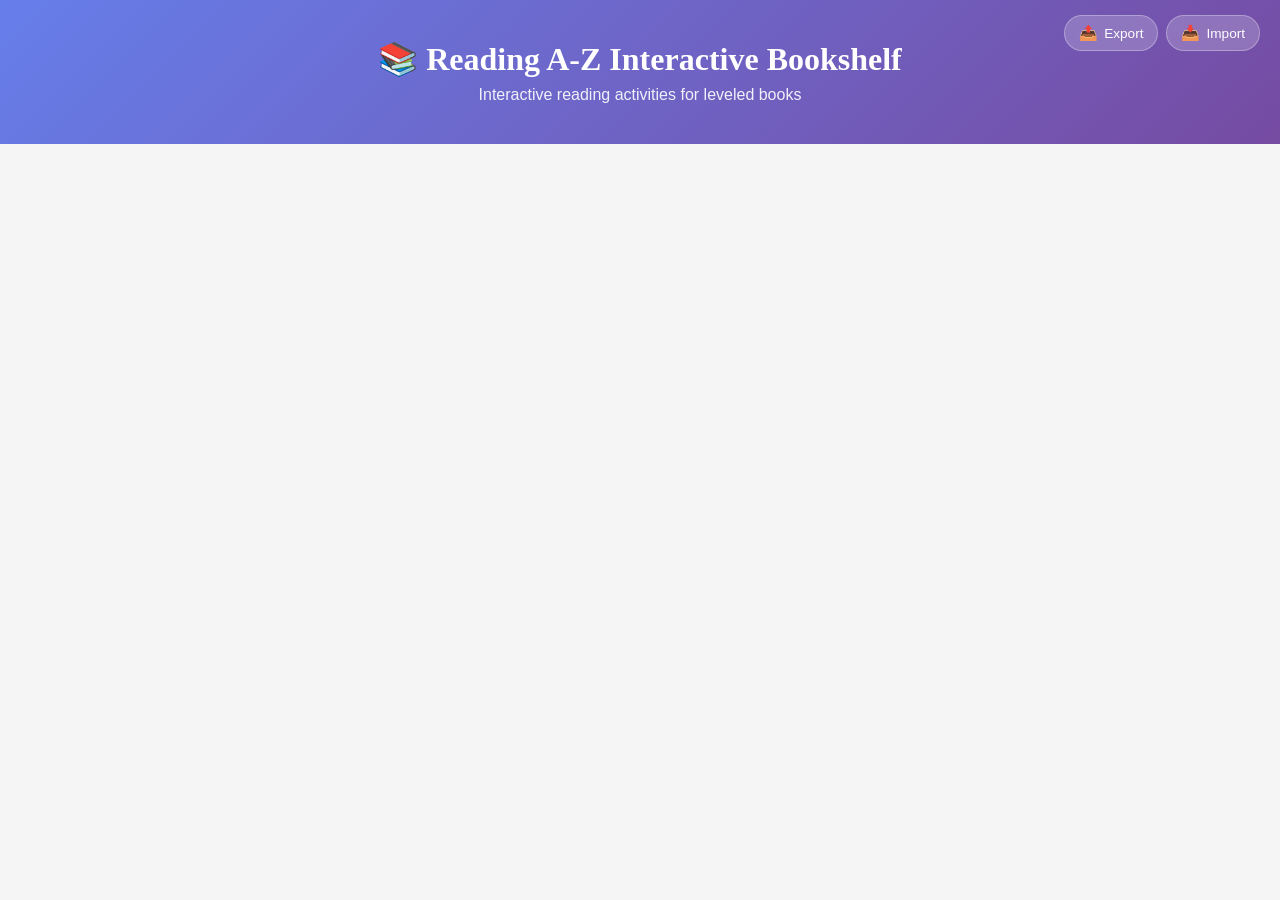
<file: index.html>
<!DOCTYPE html>
<html lang="en">
<head>
  <meta charset="UTF-8">
  <meta name="viewport" content="width=device-width, initial-scale=1.0">
  <title>Reading A-Z Interactive Bookshelf</title>
  <style>
    * { margin: 0; padding: 0; box-sizing: border-box; }
    body {
      font-family: Georgia, serif;
      background: #f5f5f5;
      min-height: 100vh;
    }
    .header {
      background: linear-gradient(135deg, #667eea 0%, #764ba2 100%);
      color: white;
      padding: 40px 20px;
      text-align: center;
      position: relative;
    }
    .header h1 {
      font-size: 2em;
      margin-bottom: 8px;
    }
    .header p {
      opacity: 0.9;
      font-family: -apple-system, BlinkMacSystemFont, 'Segoe UI', Roboto, sans-serif;
    }
    .bookshelf {
      max-width: 1000px;
      margin: 30px auto;
      padding: 0 20px;
      display: grid;
      grid-template-columns: repeat(auto-fill, minmax(280px, 1fr));
      gap: 20px;
    }
    .book-card {
      background: white;
      border-radius: 12px;
      overflow: hidden;
      box-shadow: 0 3px 12px rgba(0,0,0,0.1);
      transition: transform 0.2s, box-shadow 0.2s;
      cursor: pointer;
      text-decoration: none;
      color: inherit;
      display: block;
    }
    .book-card:hover {
      transform: translateY(-4px);
      box-shadow: 0 8px 24px rgba(0,0,0,0.15);
    }
    .book-cover {
      height: 140px;
      background: linear-gradient(135deg, #667eea 0%, #764ba2 100%);
      display: flex;
      align-items: center;
      justify-content: center;
      color: white;
      font-size: 1.4em;
      font-weight: bold;
      text-align: center;
      padding: 15px;
      line-height: 1.3;
    }
    .book-info {
      padding: 18px;
    }
    .book-info h3 {
      font-family: Georgia, serif;
      color: #333;
      margin-bottom: 6px;
      font-size: 1.1em;
    }
    .book-info .author {
      font-family: -apple-system, BlinkMacSystemFont, 'Segoe UI', Roboto, sans-serif;
      color: #777;
      font-size: 0.85em;
      margin-bottom: 10px;
    }
    .book-info .level {
      display: inline-block;
      background: #e8eaf6;
      color: #667eea;
      padding: 3px 10px;
      border-radius: 12px;
      font-family: -apple-system, BlinkMacSystemFont, 'Segoe UI', Roboto, sans-serif;
      font-size: 0.8em;
      font-weight: 600;
    }
    .book-num {
      display: inline-block;
      background: #667eea;
      color: white;
      padding: 2px 8px;
      border-radius: 8px;
      font-family: -apple-system, BlinkMacSystemFont, 'Segoe UI', Roboto, sans-serif;
      font-size: 0.7em;
      font-weight: 700;
      margin-bottom: 6px;
      letter-spacing: 0.5px;
    }
    .book-card-stars {
      font-family: -apple-system, BlinkMacSystemFont, 'Segoe UI', Roboto, sans-serif;
      font-size: 0.78em;
      color: #999;
      margin-top: 8px;
    }
    .book-card-stars .earned { color: #667eea; font-weight: 600; }
    .complete-badge {
      position: absolute;
      top: 8px;
      right: 8px;
      background: #4caf50;
      color: white;
      padding: 3px 10px;
      border-radius: 12px;
      font-size: 0.75em;
      font-family: -apple-system, BlinkMacSystemFont, 'Segoe UI', Roboto, sans-serif;
      font-weight: 600;
    }
    .book-cover { position: relative; }
    .empty-state {
      text-align: center;
      padding: 60px 20px;
      color: #999;
      font-family: -apple-system, BlinkMacSystemFont, 'Segoe UI', Roboto, sans-serif;
    }

    /* Progress controls */
    #progress-controls {
      position: absolute;
      top: 15px;
      right: 20px;
      display: flex;
      gap: 8px;
    }

    .catalog-link {
      display: flex;
      align-items: center;
      gap: 6px;
      padding: 8px 14px;
      background: rgba(255,255,255,0.2);
      border: 1px solid rgba(255,255,255,0.3);
      border-radius: 20px;
      color: white;
      font-family: -apple-system, BlinkMacSystemFont, 'Segoe UI', Roboto, sans-serif;
      font-size: 0.85em;
      text-decoration: none;
      transition: all 0.2s;
      backdrop-filter: blur(5px);
    }

    .catalog-link:hover {
      background: rgba(255,255,255,0.35);
      transform: translateY(-1px);
    }

    .progress-btn {
      display: flex;
      align-items: center;
      gap: 6px;
      padding: 8px 14px;
      background: rgba(255,255,255,0.2);
      border: 1px solid rgba(255,255,255,0.3);
      border-radius: 20px;
      color: white;
      font-family: -apple-system, BlinkMacSystemFont, 'Segoe UI', Roboto, sans-serif;
      font-size: 0.85em;
      cursor: pointer;
      transition: all 0.2s;
      backdrop-filter: blur(5px);
    }

    .progress-btn:hover {
      background: rgba(255,255,255,0.35);
      transform: translateY(-1px);
    }

    .btn-icon {
      font-size: 1.1em;
    }

    .btn-label {
      font-weight: 500;
    }

    @media (max-width: 600px) {
      .btn-label {
        display: none;
      }
      .progress-btn {
        padding: 8px 10px;
      }
    }
  </style>
</head>
<body>
  <div class="header">
    <h1>📚 Reading A-Z Interactive Bookshelf</h1>
    <p>Interactive reading activities for leveled books</p>
    <div id="progress-controls">
      <a href="catalog.html" class="catalog-link">
        <span class="btn-icon">📋</span>
        <span class="btn-label">Catalog</span>
      </a>
    </div>
  </div>

  <div id="progress-summary" style="max-width:1000px;margin:20px auto;padding:15px 20px;background:#fff;border-radius:12px;box-shadow:0 2px 8px rgba(0,0,0,0.08);font-family:-apple-system,BlinkMacSystemFont,'Segoe UI',Roboto,sans-serif;display:none;">
    <div style="display:flex;gap:20px;flex-wrap:wrap;align-items:center;justify-content:space-between;">
      <div>
        <span style="font-size:1.5em;font-weight:700;color:#667eea;" id="summary-attempted">0</span>
        <span style="color:#666;font-size:0.85em;"> / <span id="summary-total">0</span> books attempted</span>
      </div>
      <div>
        <span style="font-size:1.5em;font-weight:700;color:#4caf50;" id="summary-completed">0</span>
        <span style="color:#666;font-size:0.85em;"> books completed (all stars)</span>
      </div>
      <div>
        <span style="font-size:1.5em;">⭐</span>
        <span style="font-size:1.5em;font-weight:700;color:#ff9800;" id="summary-stars">0</span>
        <span style="color:#666;font-size:0.85em;"> total stars earned</span>
      </div>
      <button onclick="ProgressIO.exportProgress()" style="padding:6px 14px;background:#667eea;color:#fff;border:none;border-radius:6px;cursor:pointer;font-size:0.85em;">📤 Export Data</button>
    </div>
  </div>

  <div class="bookshelf" id="bookshelf">
    <!-- Books are loaded dynamically -->
  </div>

  <script>
    // List of available books
    const books = [
      {
        id: 'a-new-skyline',
        title: 'A New Skyline',
        author: 'Susan Lennox',
        level: 'W',
        num: 'W01',
        date: '2025-01-01'
      },
      {
        id: 'ancient-greek-gods',
        title: 'Ancient Greek and Roman Gods',
        author: 'Cheryl Reifsnyder',
        level: 'W',
        num: 'W02',
        date: '2025-01-02'
      },
      {
        id: 'ancient-mesopotamia',
        title: 'Ancient Mesopotamia',
        author: 'Susan Lennox',
        level: 'W',
        num: 'W03',
        date: '2025-01-03'
      },
      {
        id: 'color-blindness',
        title: 'Color Blindness',
        author: 'Cheryl Reifsnyder',
        level: 'W',
        num: 'W04',
        date: '2025-01-04'
      },
      {
        id: 'climbing-mountains',
        title: 'Climbing Mountains: An Interview with Erik Weihenmayer',
        author: 'Kathie Lester',
        level: 'W',
        num: 'W05',
        date: '2025-01-05'
      },
      {
        id: 'atlantic-crossing',
        title: 'Atlantic Crossing',
        author: 'Troy Wolff',
        level: 'W',
        num: 'W06',
        date: '2025-01-06'
      },
      {
        id: 'hurricanes',
        title: 'Hurricanes',
        author: 'Shaun Taylor',
        level: 'W',
        num: 'W07',
        date: '2025-06-20'
      },
      {
        id: 'mummies',
        title: 'Mummies',
        author: 'Lisa Ing',
        level: 'W',
        num: 'W08',
        date: '2025-06-25'
      },
      {
        id: 'nobel-prize',
        title: 'The Nobel Prize',
        author: 'Evan Russell',
        level: 'W',
        num: 'W09',
        date: '2025-07-01'
      },
      {
        id: 'curiosity-on-mars',
        title: 'Curiosity on Mars',
        author: 'John Perritano',
        level: 'W',
        num: 'W10',
        date: '2025-07-15'
      },
      {
        id: 'desert-people',
        title: 'Desert People',
        author: 'David Meissner',
        level: 'W',
        num: 'W11',
        date: '2025-07-15'
      },
      {
        id: 'earthquakes-volcanoes-tsunamis',
        title: 'Earthquakes, Volcanoes, and Tsunamis',
        author: 'Elizabeth Austin',
        level: 'W',
        num: 'W12',
        date: '2025-07-15'
      },
      {
        id: 'ben-franklin',
        title: 'Ben Franklin',
        author: 'Jane Sellman',
        level: 'W',
        num: 'W13',
        date: '2025-07-17'
      },
      {
        id: 'catching-air',
        title: 'Catching Air',
        author: 'Jeffrey B. Fuerst',
        level: 'W',
        num: 'W14',
        date: '2025-07-17'
      },
      {
        id: 'discovery-in-americas',
        title: 'Discovery in the Americas?',
        author: 'David Meissner',
        level: 'W',
        num: 'W15',
        date: '2025-07-17'
      },
      {
        id: 'electric-cars',
        title: 'Electric Cars: History and Future',
        author: 'Steven Accardi',
        level: 'W',
        num: 'W16',
        date: '2025-07-18'
      },
      {
        id: 'fearless-felix',
        title: 'Fearless Felix',
        author: 'Rus Buyok',
        level: 'W',
        num: 'W17',
        date: '2025-07-18'
      },
      {
        id: 'hoofed-animals',
        title: 'Hoofed Animals',
        author: 'Bobbie Kalman',
        level: 'W',
        num: 'W18',
        date: '2025-07-18'
      },
      {
        id: 'high-tech-treasure-hunt',
        title: 'High-Tech Treasure Hunt',
        author: 'Lynne Rooney',
        level: 'W',
        num: 'W19',
        date: '2025-07-18'
      },
      {
        id: 'influenza',
        title: 'InFLUenza',
        author: 'Stephen Currie',
        level: 'W',
        num: 'W20',
        date: '2025-07-18'
      },
      {
        id: 'mapping-the-woods',
        title: 'Mapping the Woods: Maps and Cartography',
        author: 'Celia Barker Lottridge',
        level: 'W',
        num: 'W21',
        date: '2025-07-20'
      },
      {
        id: 'microbes-friend-or-foe',
        title: 'Microbes: Friend or Foe?',
        author: 'Celia Barker Lottridge',
        level: 'W',
        num: 'W22',
        date: '2025-07-20'
      },
      {
        id: 'joe-kittinger',
        title: 'Joe Kittinger: An Unsung Hero',
        author: 'Ned Jensen',
        level: 'W',
        num: 'W23',
        date: '2025-07-20'
      },
      {
        id: 'march-madness',
        title: 'March Madness',
        author: 'Katherine Frank',
        level: 'W',
        num: 'W24',
        date: '2025-07-20'
      },
      {
        id: 'miguel-in-the-secret-garden',
        title: 'Miguel in the Secret Garden',
        author: 'Lori Polydoros',
        level: 'W',
        num: 'W25',
        date: '2025-07-22'
      },
      {
        id: 'nelson-mandela',
        title: 'Nelson Mandela',
        author: 'Dennis Boyce',
        level: 'W',
        num: 'W26',
        date: '2025-07-22'
      },
      {
        id: 'ocean-quiz',
        title: 'Ocean Quiz',
        author: 'Penny Atcheson and Elizabeth Fox',
        level: 'W',
        num: 'W27',
        date: '2025-07-22'
      },
      {
        id: 'otzi-the-iceman',
        title: 'Otzi: The Iceman',
        author: 'Celia Barker Lottridge',
        level: 'W',
        num: 'W28',
        date: '2025-07-22'
      },
      {
        id: 'pirates-and-privateers',
        title: 'Pirates and Privateers',
        author: 'Mary Fifield',
        level: 'W',
        num: 'W29',
        date: '2025-07-22'
      }
    ];

    const shelf = document.getElementById('bookshelf');

    if (books.length === 0) {
      shelf.innerHTML = '<div class="empty-state"><h2>No books yet</h2><p>Add book JSON files to the books/ folder.</p></div>';
    } else {
      books.forEach(book => {
        const card = document.createElement('a');
        card.className = 'book-card';
        card.href = `reader.html?book=${book.id}`;
        const earned = getEarnedStars(book.id);
        const total = getTotalStarsForBook(book.id);
        const pct = total > 0 ? Math.round(earned / total * 100) : 0;
        const completeBadge = (total > 0 && earned >= total) ? '<span class="complete-badge">✓ Done</span>' : '';
        card.innerHTML = `
          <div class="book-cover">${book.title}${completeBadge}</div>
          <div class="book-info">
            <span class="book-num">${book.num}</span>
            <h3>${book.title}</h3>
            <div class="author">by ${book.author}</div>
            <span class="level">Level ${book.level}</span>
            <div class="book-card-stars">⭐ <span class="earned">${earned}</span> / ${total} <span style="color:#999;font-size:0.85em">(${pct}%)</span></div>
          </div>
        `;
        shelf.appendChild(card);
      });
    }

    // Update progress summary with async JSON loading for accurate totals
    async function updateProgressSummary() {
      const summaryEl = document.getElementById('progress-summary');
      const totalBooks = books.length;
      let attempted = 0, completed = 0, totalStarsEarned = 0, totalStarsPossible = 0;

      for (const book of books) {
        const earned = getEarnedStars(book.id);
        if (earned > 0) attempted++;
        totalStarsEarned += earned;

        // Try to load book JSON for total star count
        try {
          const resp = await fetch(`books/${book.id}.json`);
          if (resp.ok) {
            const data = await resp.json();
            const total = calculateTotalStars(data);
            totalStarsPossible += total;
            if (total > 0 && earned >= total) completed++;
          }
        } catch (e) { /* ignore */ }
      }

      if (attempted > 0 || totalBooks > 0) {
        summaryEl.style.display = 'block';
        document.getElementById('summary-attempted').textContent = attempted;
        document.getElementById('summary-total').textContent = totalBooks;
        document.getElementById('summary-completed').textContent = completed;
        document.getElementById('summary-stars').textContent = totalStarsEarned + ' / ' + totalStarsPossible;
      }
    }

    function calculateTotalStars(bookData) {
      let total = 0;
      if (bookData.vocabulary) total += bookData.vocabulary.length * 2; // matching + fill-in
      if (bookData.questions) total += bookData.questions.length;
      if (bookData.summarizeActivities) total += bookData.summarizeActivities.length;
      if (bookData.grammar && bookData.grammar.wordBuilding) total += bookData.grammar.wordBuilding.length;
      if (bookData.grammar && bookData.grammar.exercises) total += bookData.grammar.exercises.length;
      if (bookData.sequenceEvents) total += bookData.sequenceEvents.length;
      if (bookData.problemSolution) total += bookData.problemSolution.length * 4;
      if (bookData.authorPurpose && bookData.authorPurpose.purposes) total += bookData.authorPurpose.purposes.length;
      if (bookData.kwls) total += 2;
      if (bookData.characterAnalysis && bookData.characterAnalysis.categories) {
        const cats = Object.keys(bookData.characterAnalysis.categories);
        total += cats.length + 1; // categories + quote
      }
      if (bookData.compareContrast && bookData.compareContrast.criteria && bookData.compareContrast.objects) {
        total += bookData.compareContrast.criteria.length * bookData.compareContrast.objects.length;
      }
      return total;
    }

    updateProgressSummary();

    function getEarnedStars(bookId) {
      var saved = localStorage.getItem('stars_' + bookId);
      if (!saved) return 0;
      try {
        var stars = JSON.parse(saved);
        return Object.values(stars).filter(function(v) { return v; }).length;
      } catch (e) { return 0; }
    }

    // Cache for total stars per book
    var bookTotalCache = {};
    function getTotalStarsForBook(bookId) {
      if (bookTotalCache[bookId] !== undefined) return bookTotalCache[bookId];
      try {
        var xhr = new XMLHttpRequest();
        xhr.open('GET', 'books/' + bookId + '.json', false); // synchronous
        xhr.send();
        if (xhr.status === 200) {
          var data = JSON.parse(xhr.responseText);
          var total = calculateTotalStars(data);
          bookTotalCache[bookId] = total;
          return total;
        }
      } catch (e) { /* ignore */ }
      bookTotalCache[bookId] = 0;
      return 0;
    }
  </script>
  <script src="js/progress-io.js?v=9"></script>
</body>
</html>
</file>
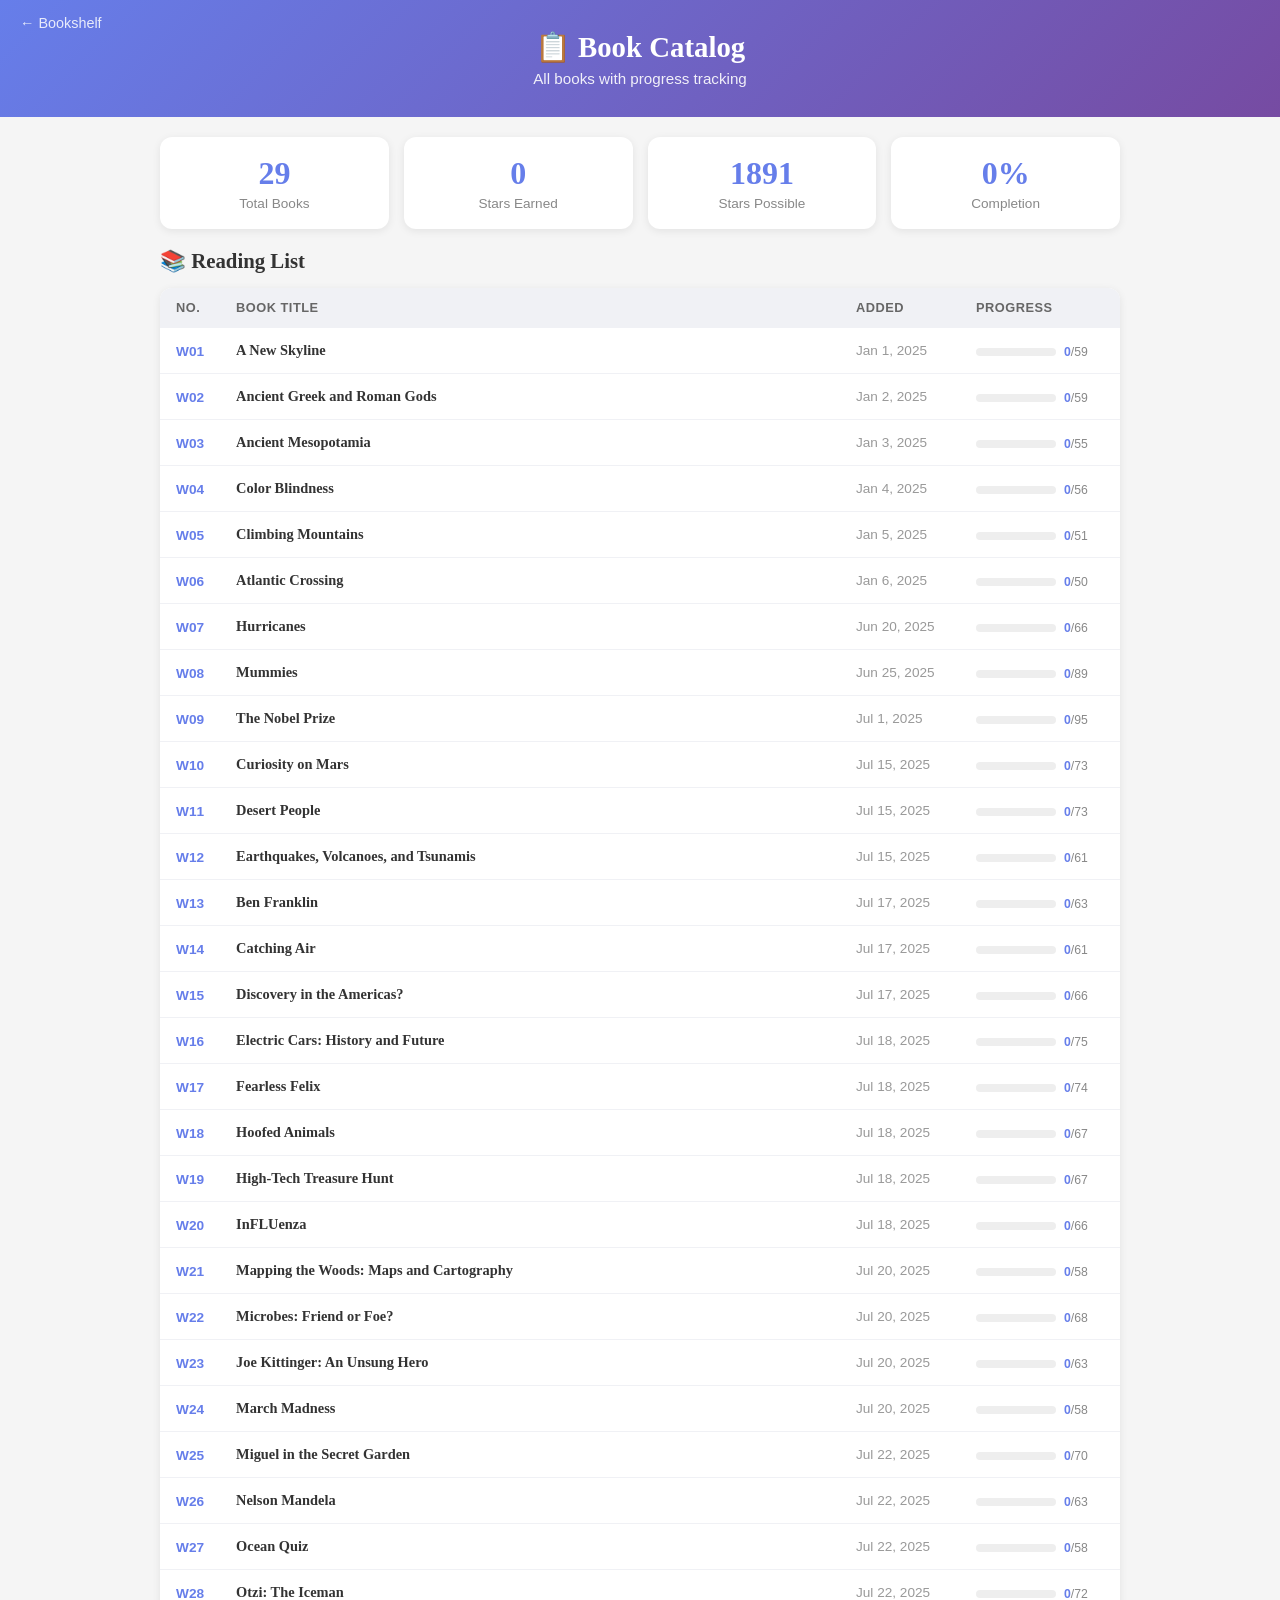
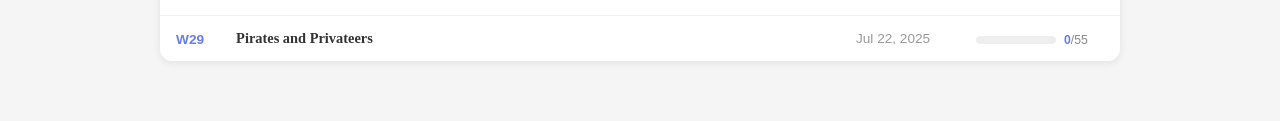
<file: catalog.html>
<!DOCTYPE html>
<html lang="en">
<head>
  <meta charset="UTF-8">
  <meta name="viewport" content="width=device-width, initial-scale=1.0">
  <title>Book Catalog - Reading A-Z Interactive</title>
  <style>
    * { margin: 0; padding: 0; box-sizing: border-box; }
    body {
      font-family: Georgia, serif;
      background: #f5f5f5;
      min-height: 100vh;
    }
    .header {
      background: linear-gradient(135deg, #667eea 0%, #764ba2 100%);
      color: white;
      padding: 30px 20px;
      text-align: center;
      position: relative;
    }
    .header h1 { font-size: 1.8em; margin-bottom: 6px; }
    .header p { opacity: 0.9; font-family: -apple-system, BlinkMacSystemFont, 'Segoe UI', Roboto, sans-serif; font-size: 0.95em; }
    .nav-link {
      position: absolute;
      top: 15px;
      left: 20px;
      color: white;
      text-decoration: none;
      font-family: -apple-system, BlinkMacSystemFont, 'Segoe UI', Roboto, sans-serif;
      font-size: 0.9em;
      opacity: 0.85;
      transition: opacity 0.2s;
    }
    .nav-link:hover { opacity: 1; }

    .summary {
      max-width: 1000px;
      margin: 20px auto;
      padding: 0 20px;
      display: flex;
      gap: 15px;
      flex-wrap: wrap;
    }
    .summary-card {
      flex: 1;
      min-width: 140px;
      background: white;
      border-radius: 12px;
      padding: 18px;
      text-align: center;
      box-shadow: 0 2px 8px rgba(0,0,0,0.08);
    }
    .summary-card .number {
      font-size: 2em;
      font-weight: bold;
      color: #667eea;
    }
    .summary-card .label {
      font-family: -apple-system, BlinkMacSystemFont, 'Segoe UI', Roboto, sans-serif;
      color: #888;
      font-size: 0.85em;
      margin-top: 4px;
    }

    .catalog {
      max-width: 1000px;
      margin: 20px auto;
      padding: 0 20px 40px;
    }
    .catalog h2 {
      font-size: 1.3em;
      margin-bottom: 15px;
      color: #333;
    }
    table {
      width: 100%;
      border-collapse: collapse;
      background: white;
      border-radius: 12px;
      overflow: hidden;
      box-shadow: 0 2px 8px rgba(0,0,0,0.08);
    }
    th {
      background: #f0f1f5;
      text-align: left;
      padding: 12px 16px;
      font-family: -apple-system, BlinkMacSystemFont, 'Segoe UI', Roboto, sans-serif;
      font-size: 0.8em;
      font-weight: 600;
      color: #666;
      text-transform: uppercase;
      letter-spacing: 0.5px;
    }
    td {
      padding: 14px 16px;
      border-top: 1px solid #f0f1f5;
      font-family: -apple-system, BlinkMacSystemFont, 'Segoe UI', Roboto, sans-serif;
      font-size: 0.9em;
      color: #333;
    }
    tr:hover td { background: #fafbff; }
    tr a { text-decoration: none; color: inherit; }
    .book-num {
      font-weight: 700;
      color: #667eea;
      font-size: 0.95em;
    }
    .book-title {
      font-family: Georgia, serif;
      font-weight: 600;
      color: #333;
    }
    .book-title:hover { color: #667eea; }
    .stars-cell { white-space: nowrap; }
    .stars-bar {
      display: inline-block;
      width: 80px;
      height: 8px;
      background: #eee;
      border-radius: 4px;
      overflow: hidden;
      vertical-align: middle;
      margin-right: 8px;
    }
    .stars-fill {
      height: 100%;
      background: linear-gradient(90deg, #667eea, #764ba2);
      border-radius: 4px;
      transition: width 0.3s;
    }
    .stars-text { font-size: 0.85em; color: #888; }
    .stars-text .earned { color: #667eea; font-weight: 600; }
    .date-cell { color: #999; font-size: 0.85em; }

    @media (max-width: 600px) {
      th:nth-child(3), td:nth-child(3) { display: none; }
      .summary { flex-direction: column; }
    }
  </style>
</head>
<body>
  <div class="header">
    <a href="index.html" class="nav-link">&larr; Bookshelf</a>
    <h1>&#128203; Book Catalog</h1>
    <p>All books with progress tracking</p>
  </div>

  <div class="summary" id="summary">
    <div class="summary-card">
      <div class="number" id="totalBooks">-</div>
      <div class="label">Total Books</div>
    </div>
    <div class="summary-card">
      <div class="number" id="totalStarsEarned">-</div>
      <div class="label">Stars Earned</div>
    </div>
    <div class="summary-card">
      <div class="number" id="totalStarsPossible">-</div>
      <div class="label">Stars Possible</div>
    </div>
    <div class="summary-card">
      <div class="number" id="completionPct">-</div>
      <div class="label">Completion</div>
    </div>
  </div>

  <div class="catalog">
    <h2>&#128218; Reading List</h2>
    <table>
      <thead>
        <tr>
          <th style="width:60px">No.</th>
          <th>Book Title</th>
          <th style="width:120px">Added</th>
          <th style="width:160px">Progress</th>
        </tr>
      </thead>
      <tbody id="catalogBody">
        <tr><td colspan="4" style="text-align:center;padding:40px;color:#999;">Loading...</td></tr>
      </tbody>
    </table>
  </div>

  <script>
    var books = [
      { id: 'a-new-skyline', title: 'A New Skyline', author: 'Susan Lennox', date: '2025-01-01' },
      { id: 'ancient-greek-gods', title: 'Ancient Greek and Roman Gods', author: 'Cheryl Reifsnyder', date: '2025-01-02' },
      { id: 'ancient-mesopotamia', title: 'Ancient Mesopotamia', author: 'Susan Lennox', date: '2025-01-03' },
      { id: 'color-blindness', title: 'Color Blindness', author: 'Cheryl Reifsnyder', date: '2025-01-04' },
      { id: 'climbing-mountains', title: 'Climbing Mountains', author: 'Kathie Lester', date: '2025-01-05' },
      { id: 'atlantic-crossing', title: 'Atlantic Crossing', author: 'Troy Wolff', date: '2025-01-06' },
      { id: 'hurricanes', title: 'Hurricanes', author: 'Shaun Taylor', date: '2025-06-20' },
      { id: 'mummies', title: 'Mummies', author: 'Lisa Ing', date: '2025-06-25' },
      { id: 'nobel-prize', title: 'The Nobel Prize', author: 'Evan Russell', date: '2025-07-01' },
      { id: 'curiosity-on-mars', title: 'Curiosity on Mars', author: 'John Perritano', date: '2025-07-15' },
      { id: 'desert-people', title: 'Desert People', author: 'David Meissner', date: '2025-07-15' },
      { id: 'earthquakes-volcanoes-tsunamis', title: 'Earthquakes, Volcanoes, and Tsunamis', author: 'Elizabeth Austin', date: '2025-07-15' },
      { id: 'ben-franklin', title: 'Ben Franklin', author: 'Jane Sellman', date: '2025-07-17' },
      { id: 'catching-air', title: 'Catching Air', author: 'Jeffrey B. Fuerst', date: '2025-07-17' },
      { id: 'discovery-in-americas', title: 'Discovery in the Americas?', author: 'David Meissner', date: '2025-07-17' },
      { id: 'electric-cars', title: 'Electric Cars: History and Future', author: 'Steven Accardi', date: '2025-07-18' },
      { id: 'fearless-felix', title: 'Fearless Felix', author: 'Rus Buyok', date: '2025-07-18' },
      { id: 'hoofed-animals', title: 'Hoofed Animals', author: 'Bobbie Kalman', date: '2025-07-18' },
      { id: 'high-tech-treasure-hunt', title: 'High-Tech Treasure Hunt', author: 'Lynne Rooney', date: '2025-07-18' },
      { id: 'influenza', title: 'InFLUenza', author: 'Stephen Currie', date: '2025-07-18' },
      { id: 'mapping-the-woods', title: 'Mapping the Woods: Maps and Cartography', author: 'Celia Barker Lottridge', date: '2025-07-20' },
      { id: 'microbes-friend-or-foe', title: 'Microbes: Friend or Foe?', author: 'Celia Barker Lottridge', date: '2025-07-20' },
      { id: 'joe-kittinger', title: 'Joe Kittinger: An Unsung Hero', author: 'Ned Jensen', date: '2025-07-20' },
      { id: 'march-madness', title: 'March Madness', author: 'Katherine Frank', date: '2025-07-20' },
      { id: 'miguel-in-the-secret-garden', title: 'Miguel in the Secret Garden', author: 'Lori Polydoros', date: '2025-07-22' },
      { id: 'nelson-mandela', title: 'Nelson Mandela', author: 'Dennis Boyce', date: '2025-07-22' },
      { id: 'ocean-quiz', title: 'Ocean Quiz', author: 'Penny Atcheson and Elizabeth Fox', date: '2025-07-22' },
      { id: 'otzi-the-iceman', title: 'Otzi: The Iceman', author: 'Celia Barker Lottridge', date: '2025-07-22' },
      { id: 'pirates-and-privateers', title: 'Pirates and Privateers', author: 'Mary Fifield', date: '2025-07-22' }
    ];

    function calculateTotalStars(data) {
      var activities = data.activities || [];
      var total = 0;
      activities.forEach(function(act) {
        switch (act) {
          case 'sequence':
            total += (data.sequenceEvents || []).length;
            break;
          case 'evidence':
            total += (data.questions || []).filter(function(q) { return q.level !== 3; }).length;
            break;
          case 'summarize':
            total += (data.summarizeActivities || []).length * 2;
            break;
          case 'vocabulary':
            total += (data.vocabulary || []).length * 2;
            break;
          case 'typing':
            total += (data.vocabulary || []).length + 1;
            break;
          case 'authorPurpose':
            total += (data.authorPurpose && data.authorPurpose.purposes || []).length;
            break;
          case 'kwls':
            total += 2;
            break;
          case 'pronoun':
            total += (data.pronounAgreement || []).length;
            break;
          case 'problemSolution':
            total += (data.problemSolution || []).length;
            break;
          case 'grammar':
            if (data.grammar) {
              total += (data.grammar.wordBuilding || []).length;
              total += (data.grammar.homophones || []).length;
              total += (data.grammar.exercises || []).length;
            }
            break;
        }
      });
      return total;
    }

    function getEarnedStars(bookId) {
      var saved = localStorage.getItem('stars_' + bookId);
      if (!saved) return 0;
      try {
        var stars = JSON.parse(saved);
        return Object.values(stars).filter(function(v) { return v; }).length;
      } catch (e) { return 0; }
    }

    function formatDate(dateStr) {
      var d = new Date(dateStr);
      var months = ['Jan','Feb','Mar','Apr','May','Jun','Jul','Aug','Sep','Oct','Nov','Dec'];
      return months[d.getMonth()] + ' ' + d.getDate() + ', ' + d.getFullYear();
    }

    async function loadCatalog() {
      var tbody = document.getElementById('catalogBody');
      tbody.innerHTML = '';
      var grandTotalEarned = 0;
      var grandTotalPossible = 0;

      for (var i = 0; i < books.length; i++) {
        var book = books[i];
        var num = 'W' + String(i + 1).padStart(2, '0');
        var totalStars = 0;
        var earnedStars = getEarnedStars(book.id);

        try {
          var resp = await fetch('books/' + book.id + '.json');
          var data = await resp.json();
          totalStars = calculateTotalStars(data);
        } catch (e) {
          console.warn('Could not load', book.id, e);
        }

        grandTotalEarned += earnedStars;
        grandTotalPossible += totalStars;

        var pct = totalStars > 0 ? Math.round((earnedStars / totalStars) * 100) : 0;

        var tr = document.createElement('tr');
        tr.innerHTML =
          '<td><span class="book-num">' + num + '</span></td>' +
          '<td><a href="reader.html?book=' + book.id + '" class="book-title">' + book.title + '</a></td>' +
          '<td class="date-cell">' + formatDate(book.date) + '</td>' +
          '<td class="stars-cell">' +
            '<span class="stars-bar"><span class="stars-fill" style="width:' + pct + '%"></span></span>' +
            '<span class="stars-text"><span class="earned">' + earnedStars + '</span>/' + totalStars + '</span>' +
          '</td>';
        tbody.appendChild(tr);
      }

      document.getElementById('totalBooks').textContent = books.length;
      document.getElementById('totalStarsEarned').textContent = grandTotalEarned;
      document.getElementById('totalStarsPossible').textContent = grandTotalPossible;
      var overallPct = grandTotalPossible > 0 ? Math.round((grandTotalEarned / grandTotalPossible) * 100) : 0;
      document.getElementById('completionPct').textContent = overallPct + '%';
    }

    loadCatalog();
  </script>
</body>
</html>
</file>
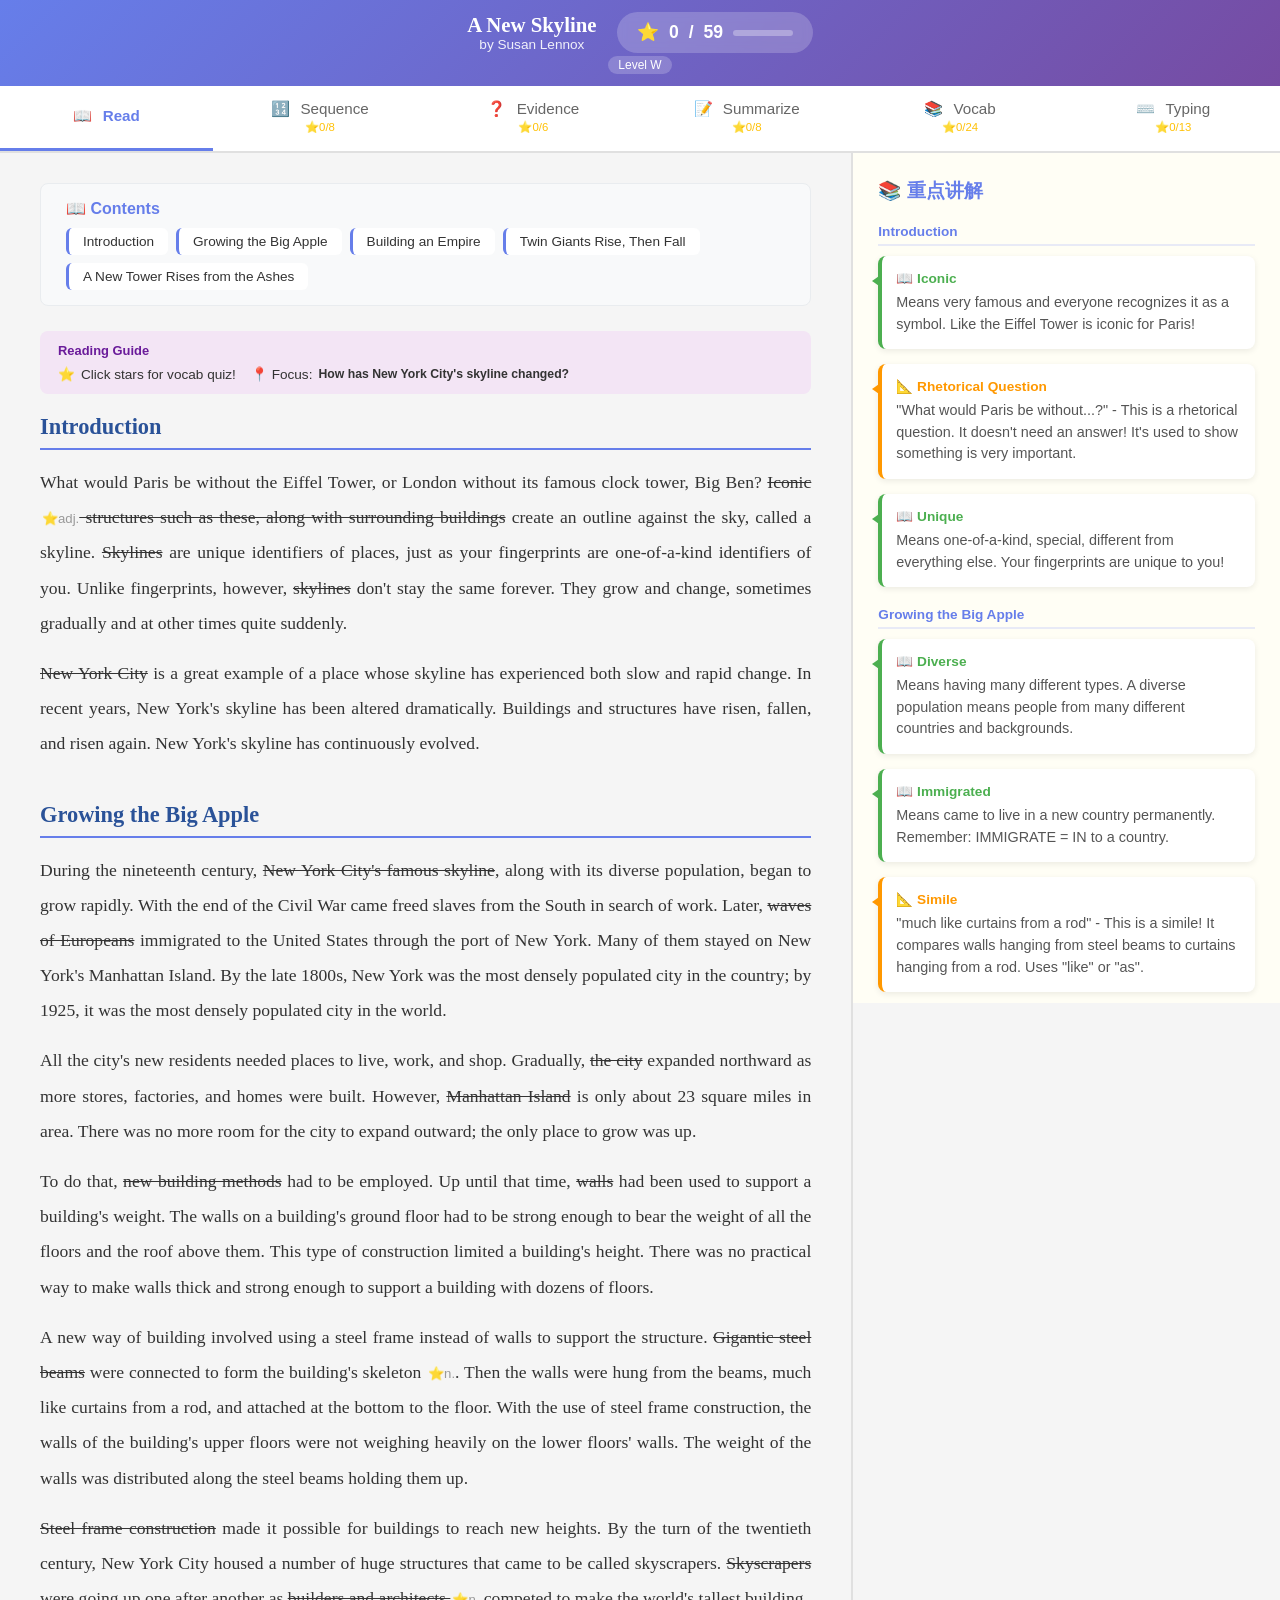
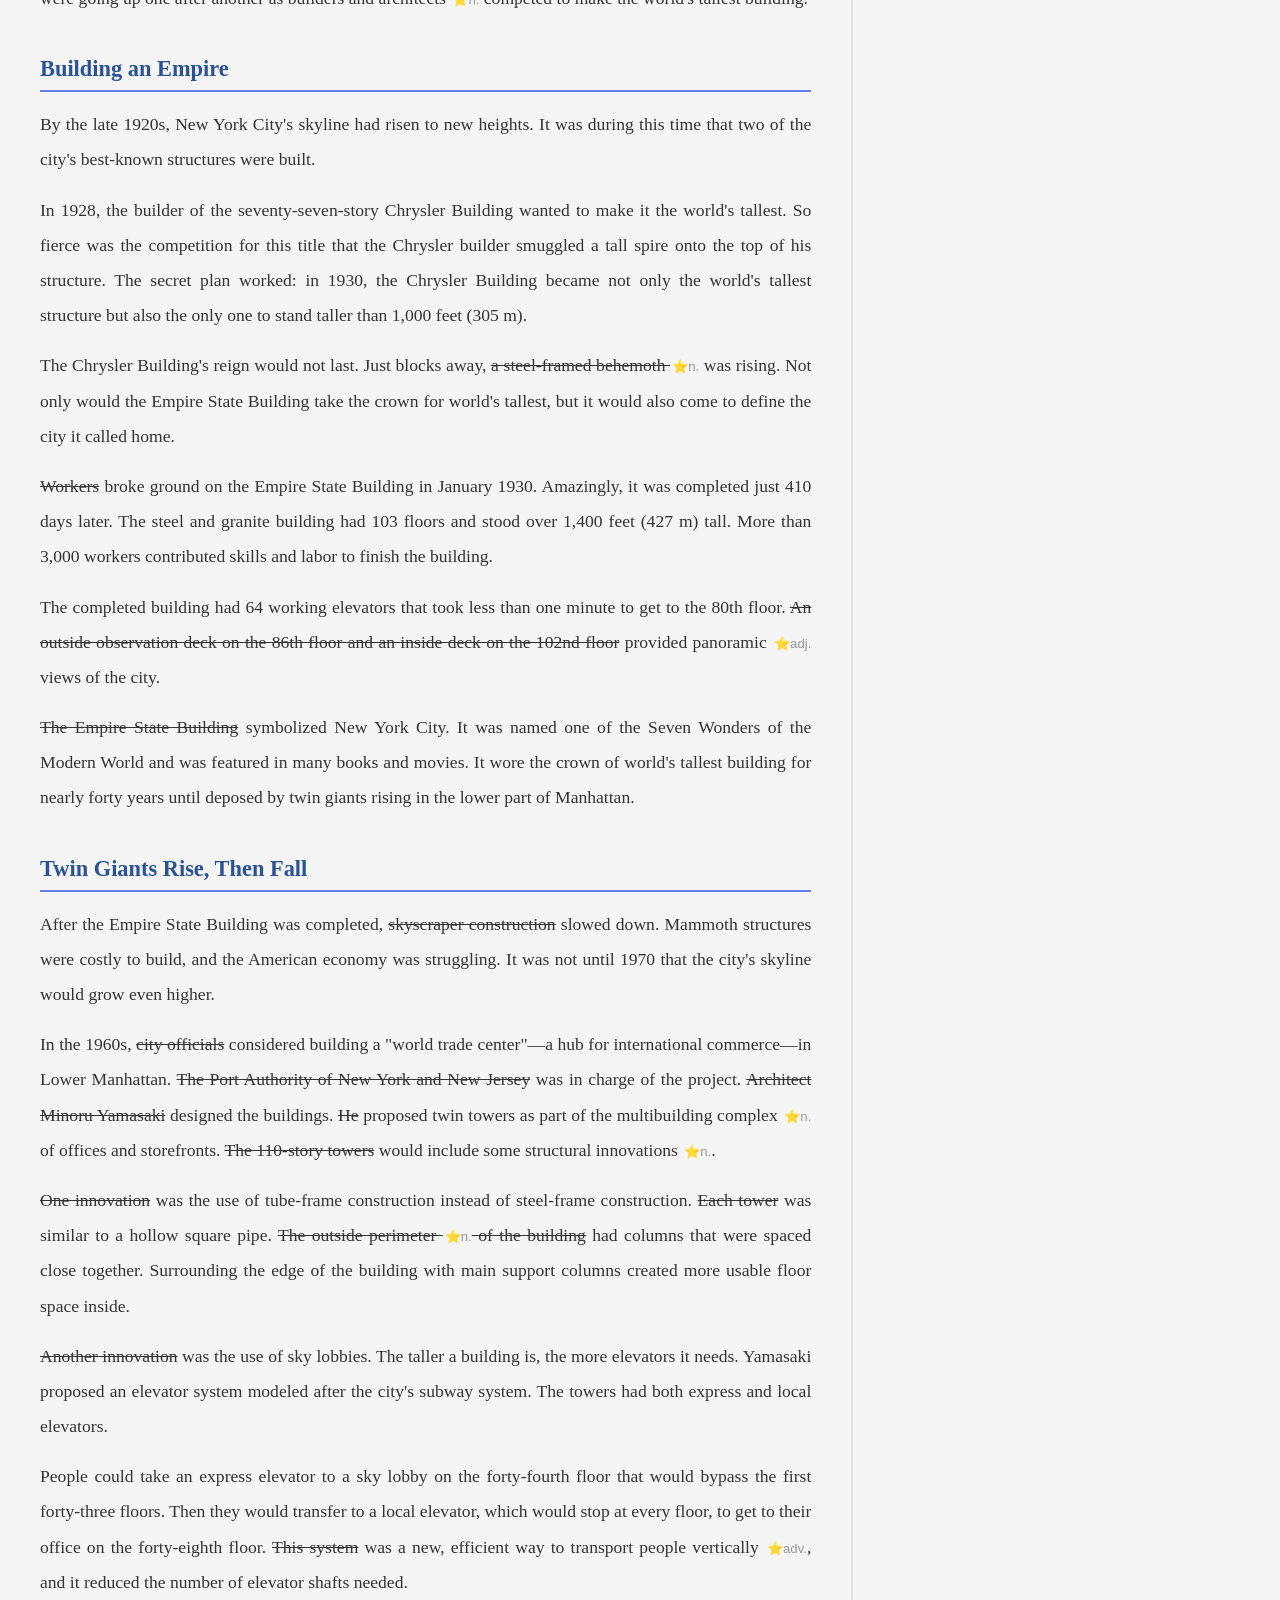
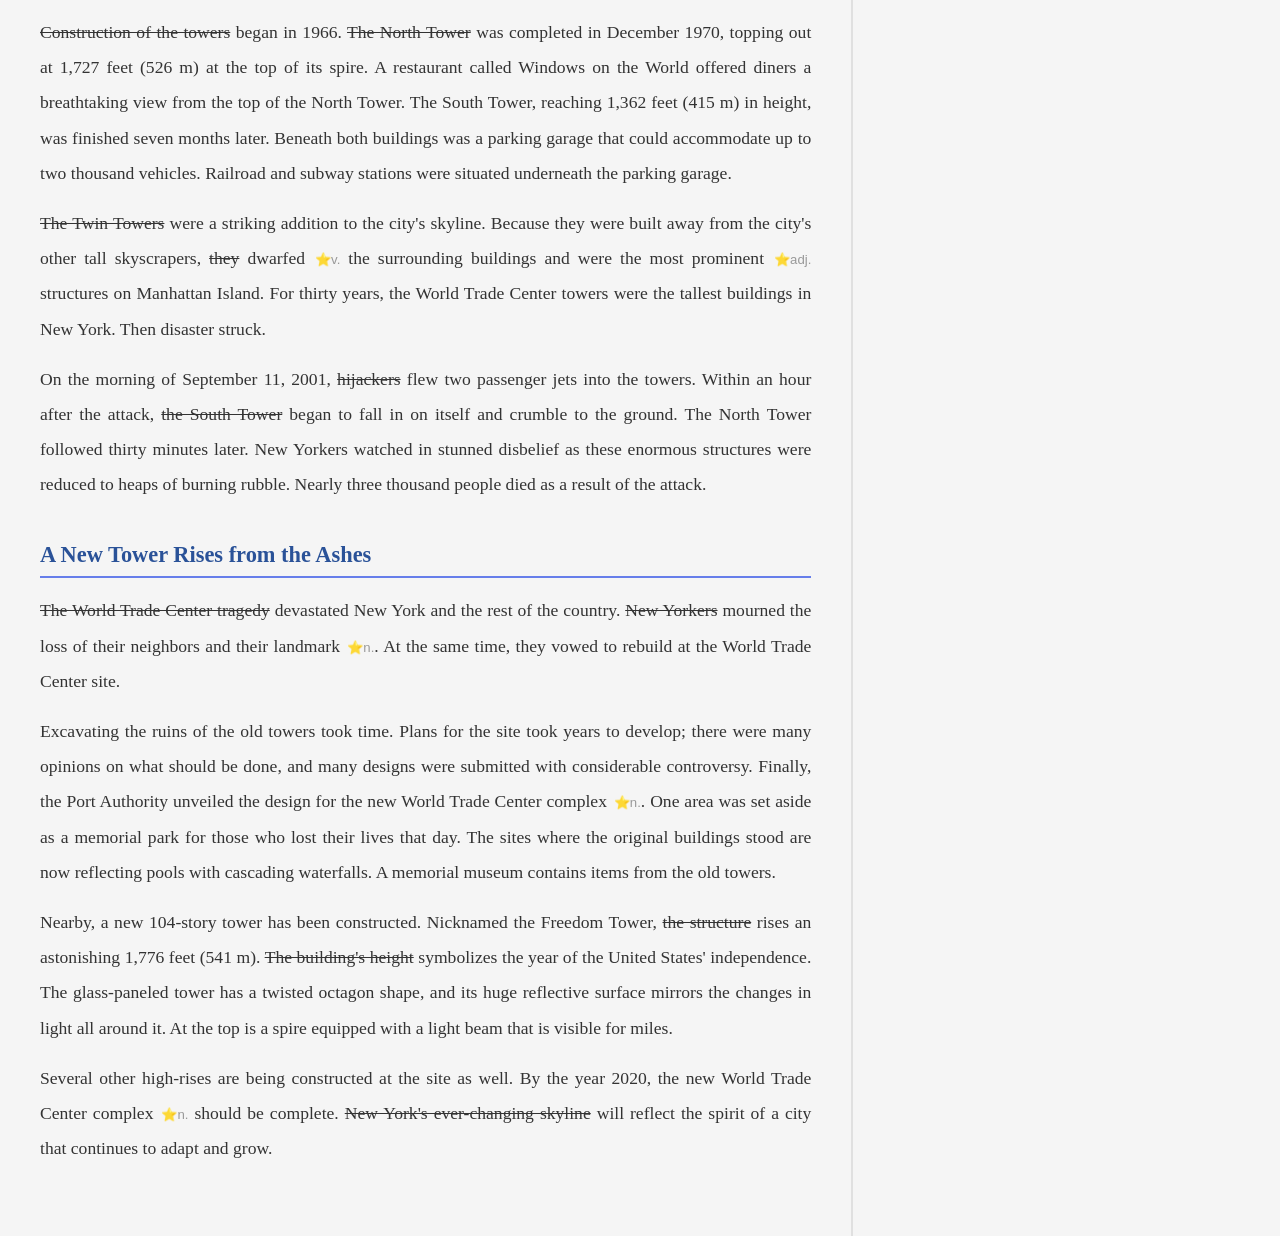
<file: reader.html>
<!DOCTYPE html>
<html lang="en">
<head>
  <meta charset="UTF-8">
  <meta name="viewport" content="width=device-width, initial-scale=1.0">
  <title>Reader - Loading...</title>
  <link rel="stylesheet" href="css/styles.css?v=11">
</head>
<body>

  <!-- Header -->
  <div class="header" id="bookHeader">
    <div style="display:flex;align-items:center;justify-content:center;gap:20px;flex-wrap:wrap;">
      <div>
        <h1 id="bookTitle" style="margin:0;">Loading...</h1>
        <div class="subtitle" id="bookSubtitle"></div>
      </div>
      <div class="star-counter-inline" id="starCounter">
        ⭐ <span id="starCount">0</span> / <span id="totalStars">0</span>
        <div class="progress-bar">
          <div class="progress-fill" id="progressFill" style="width: 0%"></div>
        </div>
      </div>
    </div>
    <div class="level-badge" id="bookLevel"></div>
  </div>

  <!-- Dynamic Tab Navigation (populated by JS) -->
  <div class="tab-nav" id="tabNav"></div>

  <!-- Dynamic Content Area (populated by JS modules) -->
  <div class="main-content" id="mainContent"></div>

  <!-- Quiz Popup (reused for vocab in-text stars) -->
  <div class="quiz-overlay" id="quizOverlay"></div>
  <div class="quiz-popup" id="quizPopup">
    <span class="quiz-close" id="quizClose">&times;</span>
    <div class="quiz-question" id="quizQuestion"></div>
    <div class="quiz-context" id="quizContext"></div>
    <div class="quiz-options" id="quizOptions"></div>
    <div class="quiz-feedback" id="quizFeedback"></div>
  </div>

  <!-- Scripts: stars first, then app, then all modules -->
  <script src="js/stars.js?v=11"></script>
  <script src="js/app.js?v=11"></script>
  <script src="js/sequence.js?v=11"></script>
  <script src="js/evidence.js?v=11"></script>
  <script src="js/summarize.js?v=11"></script>
  <script src="js/vocabulary.js?v=11"></script>
  <script src="js/typing.js?v=11"></script>
  <script src="js/problemSolution.js?v=11"></script>
  <script src="js/authorPurpose.js?v=11"></script>
  <script src="js/kwls.js?v=11"></script>
  <script src="js/pronoun.js?v=11"></script>
  <script src="js/grammar.js?v=11"></script>
  <script src="js/characterAnalysis.js?v=1"></script>
  <script src="js/compareContrast.js?v=1"></script>
</body>
</html>
</file>
<file: css/styles.css>
/* ========================================
   Reading A-Z Interactive - Main Styles
   ======================================== */

/* --- CSS Variables --- */
:root {
  /* Primary colors */
  --primary: #667eea;
  --primary-dark: #764ba2;
  --primary-light: #e8eaf6;
  --star-gold: #ffd700;
  --star-gold-dark: #ffc107;

  /* Grammar annotation colors */
  --subject-color: #2e7d32;
  --verb-color: #c62828;
  --object-color: #f57f17;

  /* Note card colors */
  --vocab-note: #4caf50;
  --grammar-note: #ff9800;
  --evidence-note: #2196f3;
  --summary-note: #9c27b0;
  --sequence-note: #e91e63;

  /* Feedback colors */
  --correct-bg: #c8e6c9;
  --correct-text: #2e7d32;
  --incorrect-bg: #ffcdd2;
  --incorrect-text: #c62828;

  /* Layout */
  --max-width: 1400px;
  --header-height: 70px;
  --tab-height: 50px;
  --sidebar-width: 360px;

  /* Typography */
  --font-body: 'Georgia', serif;
  --font-ui: -apple-system, BlinkMacSystemFont, 'Segoe UI', Roboto, sans-serif;
}

/* --- Reset & Base --- */
* {
  margin: 0;
  padding: 0;
  box-sizing: border-box;
}

body {
  font-family: var(--font-body);
  background: #f5f5f5;
  min-height: 100vh;
  color: #333;
}

/* --- Star Counter (inline in header) --- */
.star-counter-inline {
  background: rgba(255,255,255,0.2);
  color: white;
  padding: 10px 20px;
  border-radius: 30px;
  font-family: var(--font-ui);
  font-size: 1.1em;
  font-weight: bold;
  display: flex;
  align-items: center;
  gap: 10px;
  backdrop-filter: blur(5px);
}

.star-counter-inline .progress-bar {
  width: 60px;
  height: 6px;
  background: rgba(255,255,255,0.3);
  border-radius: 3px;
  overflow: hidden;
}

.star-counter-inline .progress-fill {
  height: 100%;
  background: var(--star-gold);
  border-radius: 3px;
  transition: width 0.5s ease;
}

/* --- Header --- */
.header {
  background: linear-gradient(135deg, var(--primary) 0%, var(--primary-dark) 100%);
  color: white;
  padding: 12px 20px;
  text-align: center;
}

.header h1 {
  font-size: 1.3em;
  margin-bottom: 3px;
  font-family: var(--font-body);
}

.header .subtitle {
  font-size: 0.85em;
  opacity: 0.9;
  font-family: var(--font-ui);
}

.header .level-badge {
  display: inline-block;
  background: rgba(255,255,255,0.2);
  padding: 2px 10px;
  border-radius: 10px;
  font-family: var(--font-ui);
  font-size: 0.75em;
  margin-top: 3px;
}

/* --- Font Size Control --- */
.font-size-control {
  position: fixed;
  bottom: 20px;
  right: 20px;
  background: white;
  border-radius: 30px;
  padding: 8px 15px;
  box-shadow: 0 4px 15px rgba(0,0,0,0.2);
  display: flex;
  align-items: center;
  gap: 10px;
  font-family: var(--font-ui);
  font-size: 0.9em;
  z-index: 1000;
}

.font-size-control button {
  background: var(--primary-light);
  border: none;
  width: 28px;
  height: 28px;
  border-radius: 50%;
  cursor: pointer;
  font-size: 1em;
  font-weight: bold;
  color: var(--primary);
  transition: all 0.2s;
}

.font-size-control button:hover {
  background: var(--primary);
  color: white;
}

/* --- Tab Navigation --- */
.tab-nav {
  display: flex;
  background: white;
  border-bottom: 2px solid #e0e0e0;
  overflow-x: auto;
  position: sticky;
  top: 0;
  z-index: 500;
}

.tab-btn {
  flex: 1;
  min-width: 120px;
  padding: 14px 20px;
  border: none;
  background: none;
  font-family: var(--font-ui);
  font-size: 0.95em;
  font-weight: 500;
  color: #666;
  cursor: pointer;
  transition: all 0.2s;
  border-bottom: 3px solid transparent;
  white-space: nowrap;
}

.tab-btn:hover {
  background: var(--primary-light);
  color: var(--primary);
}

.tab-btn.active {
  color: var(--primary);
  border-bottom-color: var(--primary);
  font-weight: 600;
}

.tab-btn .tab-icon {
  margin-right: 6px;
}

.tab-btn .tab-stars {
  display: block;
  font-size: 0.75em;
  color: var(--star-gold-dark);
  margin-top: 2px;
}

/* --- Main Content Layout --- */
.main-content {
  max-width: var(--max-width);
  margin: 0 auto;
}

/* Read tab: two-panel layout */
.read-layout {
  display: grid;
  grid-template-columns: 2fr 1fr;
  min-height: calc(100vh - var(--header-height) - var(--tab-height));
}

.text-panel {
  padding: 30px 40px;
  border-right: 2px solid #e0e0e0;
}

.notes-panel {
  padding: 25px;
  background: #fffef5;
  position: sticky;
  top: var(--tab-height);
  height: calc(100vh - var(--tab-height));
  overflow-y: auto;
}

/* Activity tabs: full width */
.activity-layout {
  padding: 30px 40px;
  max-width: 900px;
  margin: 0 auto;
  display: none;
}

.activity-layout.active {
  display: block;
}

/* --- Table of Contents --- */
.toc {
  background: #f8f9fa;
  padding: 15px 25px;
  border-radius: 8px;
  margin-bottom: 25px;
  border: 1px solid #e9ecef;
}

.toc h3 {
  font-family: var(--font-ui);
  color: var(--primary);
  margin-bottom: 10px;
  font-size: 1em;
}

.toc ul {
  list-style: none;
  display: flex;
  flex-wrap: wrap;
  gap: 8px;
}

.toc li a {
  display: block;
  padding: 6px 14px;
  background: white;
  border-radius: 6px;
  border-left: 3px solid var(--primary);
  color: #333;
  text-decoration: none;
  font-family: var(--font-ui);
  font-size: 0.85em;
  transition: background 0.2s;
}

.toc li a:hover {
  background: var(--primary-light);
}

/* --- Legend --- */
.legend {
  background: #f3e5f5;
  padding: 12px 18px;
  border-radius: 8px;
  margin-bottom: 20px;
  font-size: 0.85em;
  font-family: var(--font-ui);
}

.legend h4 {
  color: #6a1b9a;
  margin-bottom: 8px;
  font-size: 0.95em;
}

.legend-items {
  display: flex;
  flex-wrap: wrap;
  gap: 15px;
}

.legend-item {
  display: flex;
  align-items: center;
  gap: 6px;
}

/* Grammar annotation styles - more visible */
.subject {
  color: var(--subject-color);
  font-weight: 600;
  border-bottom: 3px wavy var(--subject-color);
  padding-bottom: 2px;
}

.verb {
  color: var(--verb-color);
  font-weight: 600;
  border-bottom: 3px wavy var(--verb-color);
  padding-bottom: 2px;
}

.object {
  color: var(--object-color);
  font-weight: 600;
  border-bottom: 3px wavy var(--object-color);
  padding-bottom: 2px;
}

/* --- Text Content --- */
.section {
  margin-bottom: 40px;
}

.section-title {
  font-size: 1.4em;
  color: #2a5298;
  margin-bottom: 15px;
  padding-bottom: 8px;
  border-bottom: 2px solid var(--primary);
}

.text-content p {
  font-size: 1.1em;
  line-height: 2;
  color: #333;
  margin-bottom: 15px;
  text-align: justify;
}

/* Vocabulary stars in text */
.vocab-star {
  display: inline-block;
  cursor: pointer;
  font-size: 1em;
  margin-left: 2px;
  transition: transform 0.2s;
  color: #ccc;
  user-select: none;
}

.vocab-star:hover {
  transform: scale(1.3);
}

.vocab-star.earned {
  color: var(--star-gold);
}

/* --- Note Cards --- */
.note-card {
  background: white;
  padding: 14px;
  margin-bottom: 15px;
  border-radius: 8px;
  box-shadow: 0 2px 6px rgba(0,0,0,0.08);
  border-left: 4px solid var(--primary);
  position: relative;
  font-size: 0.9em;
  font-family: var(--font-ui);
}

.note-card::before {
  content: '';
  position: absolute;
  left: -10px;
  top: 18px;
  width: 0;
  height: 0;
  border-top: 7px solid transparent;
  border-bottom: 7px solid transparent;
  border-right: 10px solid var(--primary);
}

.note-title {
  font-weight: 600;
  margin-bottom: 6px;
  font-size: 0.95em;
}

.note-content {
  color: #555;
  line-height: 1.5;
}

.note-card.vocab-note {
  border-left-color: var(--vocab-note);
}
.note-card.vocab-note::before {
  border-right-color: var(--vocab-note);
}
.note-card.vocab-note .note-title {
  color: var(--vocab-note);
}

.note-card.grammar-note {
  border-left-color: var(--grammar-note);
}
.note-card.grammar-note::before {
  border-right-color: var(--grammar-note);
}
.note-card.grammar-note .note-title {
  color: var(--grammar-note);
}

/* --- Grammar Highlighting (in-text) --- */
.grammar-highlight {
  font-weight: 600;
  border-bottom: 2px solid currentColor;
  padding-bottom: 1px;
  cursor: pointer;
  transition: all 0.2s;
  position: relative;
}

.grammar-highlight:hover {
  filter: brightness(1.2);
}

.grammar-highlight.grammar-adverbs {
  color: #2e7d32;
  background: rgba(46, 125, 50, 0.08);
  border-bottom-color: #2e7d32;
}

.grammar-highlight.grammar-adjectives {
  color: #1565c0;
  background: rgba(21, 101, 192, 0.08);
  border-bottom-color: #1565c0;
}

.grammar-highlight.grammar-homophones {
  color: #c62828;
  background: rgba(198, 40, 40, 0.08);
  border-bottom-color: #c62828;
}

/* Grammar Tooltip */
.grammar-tooltip {
  position: absolute;
  bottom: calc(100% + 8px);
  left: 50%;
  transform: translateX(-50%);
  background: white;
  border-radius: 10px;
  box-shadow: 0 4px 20px rgba(0,0,0,0.2);
  padding: 14px 18px;
  min-width: 220px;
  z-index: 1000;
  font-family: var(--font-ui);
  font-size: 0.85em;
  line-height: 1.5;
  border: 2px solid var(--primary-light);
}

.grammar-tooltip::after {
  content: '';
  position: absolute;
  top: 100%;
  left: 50%;
  transform: translateX(-50%);
  border: 8px solid transparent;
  border-top-color: white;
}

.gt-word {
  font-size: 1.2em;
  font-weight: 700;
  color: var(--primary);
  margin-bottom: 4px;
}

.gt-type {
  display: inline-block;
  background: var(--primary-light);
  color: var(--primary);
  padding: 2px 8px;
  border-radius: 4px;
  font-size: 0.8em;
  font-weight: 600;
  margin-bottom: 8px;
}

.gt-detail {
  color: #555;
  margin-bottom: 4px;
}

.gt-close {
  position: absolute;
  top: 6px;
  right: 8px;
  background: none;
  border: none;
  font-size: 1em;
  cursor: pointer;
  color: #999;
  padding: 2px 6px;
}

/* --- Grammar Module (tab content) --- */
.grammar-container {
  max-width: 900px;
  margin: 0 auto;
  padding: 30px 40px;
  font-family: var(--font-ui);
}

.grammar-header {
  text-align: center;
  margin-bottom: 30px;
  padding-bottom: 20px;
  border-bottom: 3px solid var(--primary-light);
}

.grammar-header h2 {
  font-size: 1.8em;
  color: var(--primary);
  margin-bottom: 10px;
}

.grammar-explanation {
  font-size: 1.1em;
  color: #555;
  line-height: 1.6;
}

.grammar-rules {
  background: #f0f4ff;
  padding: 20px 25px;
  border-radius: 12px;
  margin-bottom: 30px;
  border-left: 4px solid var(--primary);
}

.grammar-rules h3 {
  color: var(--primary);
  margin-bottom: 12px;
  font-size: 1.1em;
}

.grammar-rules ul {
  margin-left: 20px;
  color: #444;
  line-height: 1.8;
}

.grammar-rules li {
  margin-bottom: 6px;
}

.grammar-section {
  margin-bottom: 35px;
}

.grammar-section h3 {
  font-size: 1.3em;
  color: #333;
  margin-bottom: 8px;
}

.section-desc {
  color: #666;
  margin-bottom: 15px;
  font-size: 0.95em;
}

/* Word Building */
.wb-grid {
  display: grid;
  grid-template-columns: repeat(auto-fill, minmax(280px, 1fr));
  gap: 12px;
  margin-bottom: 15px;
}

.wb-card {
  display: flex;
  align-items: center;
  gap: 8px;
  background: white;
  padding: 12px 16px;
  border-radius: 8px;
  border: 2px solid #e0e0e0;
  font-size: 1em;
}

.wb-base {
  font-weight: 600;
  color: #333;
  min-width: 80px;
}

.wb-arrow {
  color: #999;
  font-size: 1.2em;
}

.wb-input {
  border: 2px solid #ddd;
  border-radius: 6px;
  padding: 6px 10px;
  font-size: 0.95em;
  width: 120px;
  font-family: var(--font-ui);
  transition: border-color 0.2s;
}

.wb-input:focus {
  outline: none;
  border-color: var(--primary);
}

.wb-input.correct {
  border-color: #4caf50;
  background: #e8f5e9;
}

.wb-input.incorrect {
  border-color: #f44336;
  background: #ffebee;
}

.wb-feedback {
  font-size: 0.85em;
  font-weight: 600;
  min-width: 60px;
}

.wb-feedback.correct { color: #2e7d32; }
.wb-feedback.incorrect { color: #c62828; }

.wb-check {
  margin-top: 10px;
}

/* Homophones */
.hp-card {
  background: white;
  padding: 16px 20px;
  border-radius: 10px;
  border: 2px solid #e0e0e0;
  margin-bottom: 12px;
}

.hp-pair {
  font-size: 1.1em;
  font-weight: 700;
  color: #c62828;
  margin-bottom: 8px;
}

.hp-sentence {
  color: #444;
  margin-bottom: 10px;
  font-size: 1em;
  line-height: 1.6;
}

.hp-blank {
  font-weight: 700;
  border-bottom: 2px dashed #999;
  padding: 0 8px;
}

.hp-blank.correct {
  color: #2e7d32;
  border-bottom-color: #4caf50;
}

.hp-blank.incorrect {
  color: #c62828;
  border-bottom-color: #f44336;
}

.hp-options {
  display: flex;
  gap: 10px;
}

.hp-btn {
  padding: 8px 20px;
  border: 2px solid #ddd;
  border-radius: 8px;
  background: white;
  font-family: var(--font-ui);
  font-size: 0.95em;
  cursor: pointer;
  transition: all 0.2s;
}

.hp-btn:hover:not(:disabled) {
  border-color: var(--primary);
  background: var(--primary-light);
}

.hp-btn.correct {
  border-color: #4caf50;
  background: #e8f5e9;
  color: #2e7d32;
  font-weight: 600;
}

.hp-btn.incorrect {
  border-color: #f44336;
  background: #ffebee;
  color: #c62828;
}

.hp-feedback {
  margin-top: 8px;
  font-size: 0.9em;
  font-weight: 600;
  min-height: 20px;
}

.hp-feedback.correct { color: #2e7d32; }
.hp-feedback.incorrect { color: #c62828; }

/* Exercises */
.ex-card {
  background: white;
  padding: 20px;
  border-radius: 10px;
  border: 2px solid #e0e0e0;
  margin-bottom: 16px;
}

.ex-type-badge {
  display: inline-block;
  background: var(--primary-light);
  color: var(--primary);
  padding: 3px 10px;
  border-radius: 6px;
  font-size: 0.8em;
  font-weight: 600;
  margin-bottom: 10px;
}

.ex-question {
  font-size: 1.05em;
  color: #333;
  margin-bottom: 8px;
  font-weight: 500;
}

.ex-sentence {
  font-size: 1.1em;
  line-height: 2;
  color: #333;
  margin-bottom: 10px;
  padding: 10px;
  background: #fafafa;
  border-radius: 6px;
}

.ex-hint {
  color: #888;
  font-size: 0.9em;
  font-style: italic;
  margin-bottom: 10px;
}

.ex-word {
  cursor: pointer;
  padding: 2px 3px;
  border-radius: 3px;
  transition: all 0.2s;
  border-bottom: 2px solid transparent;
}

.ex-word:hover {
  background: #e3f2fd;
}

.ex-word.selected {
  background: #bbdefb;
  border-bottom-color: #1976d2;
}

.ex-word.correct {
  background: #c8e6c9;
  border-bottom-color: #2e7d32;
  color: #2e7d32;
  font-weight: 600;
}

.ex-word.incorrect {
  background: #ffcdd2;
  border-bottom-color: #c62828;
  color: #c62828;
}

.ex-word.missed {
  background: #fff9c4;
  border-bottom-color: #f9a825;
}

.ex-options {
  display: flex;
  flex-wrap: wrap;
  gap: 8px;
  margin-bottom: 10px;
}

.ex-opt-btn {
  padding: 8px 16px;
  border: 2px solid #ddd;
  border-radius: 8px;
  background: white;
  font-family: var(--font-ui);
  font-size: 0.95em;
  cursor: pointer;
  transition: all 0.2s;
}

.ex-opt-btn:hover:not(:disabled) {
  border-color: var(--primary);
  background: var(--primary-light);
}

.ex-opt-btn.correct {
  border-color: #4caf50;
  background: #e8f5e9;
  color: #2e7d32;
  font-weight: 600;
}

.ex-opt-btn.incorrect {
  border-color: #f44336;
  background: #ffebee;
  color: #c62828;
}

.ex-fill-row {
  display: flex;
  gap: 10px;
  align-items: center;
  margin-bottom: 10px;
}

.ex-fill-input {
  border: 2px solid #ddd;
  border-radius: 8px;
  padding: 8px 14px;
  font-size: 1em;
  font-family: var(--font-ui);
  flex: 1;
  max-width: 300px;
  transition: border-color 0.2s;
}

.ex-fill-input:focus {
  outline: none;
  border-color: var(--primary);
}

.ex-fill-input.correct {
  border-color: #4caf50;
  background: #e8f5e9;
}

.ex-fill-input.incorrect {
  border-color: #f44336;
  background: #ffebee;
}

.ex-check-btn, .ex-check-identify {
  padding: 8px 18px;
  font-size: 0.9em;
}

.ex-feedback {
  font-size: 0.9em;
  min-height: 20px;
  color: #666;
}

.ex-feedback.show {
  font-weight: 600;
  padding: 8px 12px;
  border-radius: 6px;
}

.ex-feedback.correct {
  color: #2e7d32;
  background: #e8f5e9;
}

.ex-feedback.incorrect {
  color: #c62828;
  background: #ffebee;
}

.ex-explanation {
  margin-top: 8px;
  color: #555;
  font-weight: normal;
  font-style: italic;
}

/* Button styles (reuse) */
.btn {
  display: inline-block;
  padding: 8px 20px;
  border-radius: 8px;
  border: none;
  font-family: var(--font-ui);
  font-size: 0.95em;
  font-weight: 600;
  cursor: pointer;
  transition: all 0.2s;
}

.btn-primary {
  background: var(--primary);
  color: white;
}

.btn-primary:hover {
  background: var(--primary-dark);
}

.btn-primary:disabled {
  background: #ccc;
  cursor: not-allowed;
}

/* --- Activity Section Headers --- */
.activity-header {
  text-align: center;
  margin-bottom: 30px;
}

.activity-header h2 {
  font-family: var(--font-ui);
  color: var(--primary);
  font-size: 1.6em;
  margin-bottom: 8px;
}

.activity-header p {
  font-family: var(--font-ui);
  color: #666;
  font-size: 0.95em;
}

/* --- Sequence Events --- */
.sequence-container {
  display: grid;
  grid-template-columns: 1fr 1fr;
  gap: 30px;
}

.event-cards-pool {
  display: flex;
  flex-direction: column;
  gap: 10px;
}

.event-cards-pool h3,
.timeline-area h3 {
  font-family: var(--font-ui);
  color: #555;
  margin-bottom: 10px;
  font-size: 1em;
}

.event-card {
  background: white;
  padding: 12px 16px;
  border-radius: 8px;
  border: 2px solid #ddd;
  cursor: grab;
  font-family: var(--font-ui);
  font-size: 0.9em;
  transition: all 0.2s;
  user-select: none;
}

.event-card:hover {
  border-color: var(--primary);
  box-shadow: 0 2px 8px rgba(102, 126, 234, 0.2);
}

.event-card.selected {
  border-color: var(--primary);
  background: var(--primary-light);
}

.event-card.placed {
  opacity: 0.4;
  cursor: default;
}

.event-card.correct {
  border-color: var(--correct-text);
  background: var(--correct-bg);
}

.event-card.incorrect {
  border-color: var(--incorrect-text);
  background: var(--incorrect-bg);
}

.timeline-area {
  position: relative;
}

.timeline-slots {
  display: flex;
  flex-direction: column;
  gap: 8px;
}

.timeline-slot {
  display: flex;
  align-items: center;
  gap: 10px;
  padding: 10px 14px;
  border: 2px dashed #ccc;
  border-radius: 8px;
  min-height: 50px;
  font-family: var(--font-ui);
  transition: all 0.2s;
}

.timeline-slot.hover {
  border-color: var(--primary);
  background: var(--primary-light);
}

.timeline-slot.filled {
  border-style: solid;
  border-color: #aaa;
  background: #fafafa;
}

.timeline-slot .slot-year {
  font-weight: 600;
  color: var(--primary);
  min-width: 50px;
  font-size: 0.9em;
}

.timeline-slot .slot-event {
  flex: 1;
  color: #555;
  font-size: 0.9em;
}

.timeline-slot .slot-detail {
  color: #999;
  font-size: 0.8em;
}

.sequence-actions {
  text-align: center;
  margin-top: 20px;
  grid-column: 1 / -1;
}

/* --- Evidence Q&A --- */
.evidence-container {
  margin-bottom: 25px;
}

.question-card {
  background: white;
  padding: 20px;
  border-radius: 10px;
  box-shadow: 0 2px 10px rgba(0,0,0,0.08);
  margin-bottom: 20px;
  font-family: var(--font-ui);
}

.question-level {
  display: inline-block;
  background: var(--primary-light);
  color: var(--primary);
  padding: 2px 10px;
  border-radius: 12px;
  font-size: 0.8em;
  font-weight: 600;
  margin-bottom: 10px;
}

.question-text {
  font-size: 1.1em;
  color: #333;
  line-height: 1.6;
  font-weight: 500;
}

.evidence-passage {
  background: #fafafa;
  padding: 20px;
  border-radius: 8px;
  border: 1px solid #e0e0e0;
  margin-bottom: 15px;
  max-height: 300px;
  overflow-y: auto;
}

.evidence-passage .passage-instruction {
  font-family: var(--font-ui);
  font-size: 0.85em;
  color: var(--evidence-note);
  margin-bottom: 10px;
  font-weight: 500;
}

.evidence-sentence {
  display: inline;
  font-size: 1em;
  line-height: 2;
  cursor: pointer;
  border-radius: 3px;
  transition: background 0.2s;
  padding: 1px 2px;
}

.evidence-sentence:hover {
  background: #e3f2fd;
}

.evidence-sentence.highlighted {
  background: #bbdefb;
  border-bottom: 2px solid var(--evidence-note);
}

.evidence-sentence.correct-evidence {
  background: var(--correct-bg);
  border-bottom: 2px solid var(--correct-text);
}

.answer-section {
  opacity: 0.5;
  pointer-events: none;
  transition: opacity 0.3s;
}

.answer-section.unlocked {
  opacity: 1;
  pointer-events: auto;
}

.answer-choice {
  display: block;
  padding: 12px 16px;
  margin-bottom: 8px;
  background: #f5f5f5;
  border: 2px solid #ddd;
  border-radius: 8px;
  cursor: pointer;
  font-family: var(--font-ui);
  font-size: 0.95em;
  transition: all 0.2s;
}

.answer-choice:hover {
  background: #e3f2fd;
  border-color: var(--primary);
}

.answer-choice.selected {
  background: var(--primary-light);
  border-color: var(--primary);
}

.answer-choice.correct {
  background: var(--correct-bg);
  border-color: var(--correct-text);
  font-weight: 600;
}

.answer-choice.incorrect {
  background: var(--incorrect-bg);
  border-color: var(--incorrect-text);
}

.explanation-box {
  margin-top: 15px;
  padding: 12px 16px;
  border-radius: 8px;
  font-family: var(--font-ui);
  font-size: 0.9em;
  display: none;
}

.explanation-box.correct {
  background: var(--correct-bg);
  color: var(--correct-text);
  display: block;
}

.explanation-box.incorrect {
  background: var(--incorrect-bg);
  color: var(--incorrect-text);
  display: block;
}

.evidence-nav {
  display: flex;
  justify-content: space-between;
  align-items: center;
  margin-top: 20px;
  font-family: var(--font-ui);
}

.evidence-counter {
  font-size: 0.9em;
  color: #666;
}

/* Opinion question (Level 3) */
.opinion-section textarea {
  width: 100%;
  min-height: 120px;
  padding: 12px;
  border: 2px solid #ddd;
  border-radius: 8px;
  font-family: var(--font-body);
  font-size: 1em;
  line-height: 1.8;
  resize: vertical;
  margin-bottom: 10px;
}

.opinion-section textarea:focus {
  outline: none;
  border-color: var(--primary);
}

.opinion-prompt {
  font-family: var(--font-ui);
  font-size: 0.9em;
  color: #666;
  margin-bottom: 8px;
  font-style: italic;
}

/* --- Summarize --- */
.summarize-section {
  margin-bottom: 30px;
  padding-bottom: 30px;
  border-bottom: 1px solid #e0e0e0;
}

.summarize-section:last-child {
  border-bottom: none;
}

.summarize-section h3 {
  font-family: var(--font-ui);
  color: var(--primary);
  margin-bottom: 15px;
  font-size: 1.2em;
}

.summarize-step {
  margin-bottom: 20px;
}

.summarize-step h4 {
  font-family: var(--font-ui);
  color: #555;
  font-size: 0.95em;
  margin-bottom: 10px;
}

.main-idea-card {
  background: var(--primary-light);
  padding: 14px 18px;
  border-radius: 8px;
  border-left: 4px solid var(--primary);
  font-size: 1em;
  line-height: 1.6;
  color: #333;
}

.detail-pool {
  display: flex;
  flex-direction: column;
  gap: 8px;
}

.detail-item {
  padding: 10px 14px;
  background: #f5f5f5;
  border: 2px solid #ddd;
  border-radius: 8px;
  cursor: pointer;
  font-family: var(--font-ui);
  font-size: 0.9em;
  transition: all 0.2s;
}

.detail-item:hover {
  border-color: var(--primary);
}

.detail-item.selected {
  background: var(--primary-light);
  border-color: var(--primary);
}

.detail-item.distractor-wrong {
  background: var(--incorrect-bg);
  border-color: var(--incorrect-text);
}

.detail-item.correct-detail {
  background: var(--correct-bg);
  border-color: var(--correct-text);
}

.transition-word-bar {
  display: flex;
  flex-wrap: wrap;
  gap: 6px;
  margin-top: 10px;
}

.transition-word {
  padding: 4px 12px;
  background: #e8eaf6;
  border: 1px solid var(--primary);
  border-radius: 15px;
  font-family: var(--font-ui);
  font-size: 0.8em;
  color: var(--primary);
  cursor: pointer;
  transition: all 0.2s;
}

.transition-word.used {
  background: var(--primary);
  color: white;
}

.summary-builder {
  display: flex;
  flex-direction: column;
  gap: 8px;
  margin-top: 15px;
}

.summary-line {
  display: flex;
  align-items: center;
  gap: 10px;
  padding: 8px 12px;
  background: #fafafa;
  border-radius: 6px;
  font-family: var(--font-ui);
  font-size: 0.9em;
  transition: all 0.2s ease;
}

.summary-line.drag-over {
  background: var(--primary-light);
  border: 2px dashed var(--primary);
  transform: scale(1.02);
}

.summary-line .line-transition {
  font-weight: 600;
  color: var(--primary);
  min-width: 80px;
}

.summary-line .line-detail {
  flex: 1;
  color: #444;
}

/* --- Vocabulary --- */
.vocab-tabs {
  display: flex;
  gap: 5px;
  margin-bottom: 20px;
  font-family: var(--font-ui);
}

.vocab-tab {
  padding: 8px 16px;
  border: 2px solid #ddd;
  border-radius: 20px;
  background: white;
  cursor: pointer;
  font-size: 0.85em;
  font-weight: 500;
  transition: all 0.2s;
}

.vocab-tab:hover {
  border-color: var(--primary);
}

.vocab-tab.active {
  background: var(--primary);
  border-color: var(--primary);
  color: white;
}

.vocab-subpanel {
  display: none;
}

.vocab-subpanel.active {
  display: block;
}

/* Word Wall */
.word-wall {
  display: grid;
  grid-template-columns: repeat(auto-fill, minmax(280px, 1fr));
  gap: 12px;
}

.word-card {
  background: white;
  padding: 16px;
  border-radius: 10px;
  box-shadow: 0 2px 6px rgba(0,0,0,0.08);
  border-left: 4px solid var(--vocab-note);
  font-family: var(--font-ui);
}

.word-card .word {
  font-size: 1.1em;
  font-weight: 700;
  color: var(--vocab-note);
}

.word-card .pos {
  font-size: 0.8em;
  color: #999;
  margin-left: 5px;
}

.word-card .definition {
  margin-top: 6px;
  font-size: 0.9em;
  color: #444;
  line-height: 1.5;
}

.word-card .example {
  margin-top: 8px;
  font-size: 0.85em;
  color: #777;
  font-style: italic;
  line-height: 1.4;
}

.word-card .mastered-badge {
  display: inline-block;
  background: var(--star-gold);
  color: #333;
  padding: 2px 8px;
  border-radius: 10px;
  font-size: 0.7em;
  font-weight: 600;
  margin-top: 6px;
}

/* Matching quiz */
.matching-container {
  display: grid;
  grid-template-columns: 1fr 80px 1fr;
  gap: 0;
  align-items: start;
}

.matching-words,
.matching-definitions {
  display: flex;
  flex-direction: column;
  gap: 8px;
}

.match-word {
  padding: 10px 14px;
  background: var(--primary-light);
  border: 2px solid var(--primary);
  border-radius: 8px;
  font-family: var(--font-ui);
  font-size: 0.9em;
  font-weight: 600;
  color: var(--primary);
  cursor: pointer;
  text-align: center;
  transition: all 0.2s;
}

.match-word.selected {
  background: var(--primary);
  color: white;
}

.match-word.matched {
  opacity: 0.5;
  cursor: default;
}

.match-word.correct-match {
  background: var(--correct-bg);
  border-color: var(--correct-text);
  color: var(--correct-text);
}

.match-word.wrong-match {
  background: var(--incorrect-bg);
  border-color: var(--incorrect-text);
  color: var(--incorrect-text);
}

.match-definition {
  padding: 10px 14px;
  background: #f5f5f5;
  border: 2px solid #ddd;
  border-radius: 8px;
  font-family: var(--font-ui);
  font-size: 0.85em;
  cursor: pointer;
  transition: all 0.2s;
  line-height: 1.4;
}

.match-definition:hover {
  border-color: var(--vocab-note);
}

.match-definition.selected {
  border-color: var(--vocab-note);
  background: #e8f5e9;
}

.match-definition.matched {
  opacity: 0.5;
  cursor: default;
}

.match-definition.correct-match {
  background: var(--correct-bg);
  border-color: var(--correct-text);
}

.match-definition.wrong-match {
  background: var(--incorrect-bg);
  border-color: var(--incorrect-text);
}

/* Context fill-in quiz */
.context-sentence {
  background: white;
  padding: 16px 20px;
  border-radius: 10px;
  box-shadow: 0 2px 6px rgba(0,0,0,0.08);
  margin-bottom: 15px;
  font-size: 1.05em;
  line-height: 1.8;
}

.context-blank {
  display: inline-block;
  min-width: 100px;
  border-bottom: 2px dashed var(--primary);
  padding: 2px 8px;
  text-align: center;
  font-weight: 600;
  color: var(--primary);
}

.context-blank.filled {
  border-bottom-style: solid;
  background: var(--primary-light);
  border-radius: 4px;
}

.context-blank.correct-fill {
  background: var(--correct-bg);
  border: none;
  border-bottom: 2.5px solid var(--correct-text);
  color: var(--correct-text);
  font-weight: 700;
  padding: 2px 8px;
}

.context-blank.wrong-fill {
  background: var(--incorrect-bg);
  border-color: var(--incorrect-text);
  color: var(--incorrect-text);
}

.word-bank {
  display: flex;
  flex-wrap: wrap;
  gap: 8px;
  margin-top: 15px;
}

.word-bank-item {
  padding: 6px 14px;
  background: #f5f5f5;
  border: 2px solid #ddd;
  border-radius: 20px;
  font-family: var(--font-ui);
  font-size: 0.85em;
  cursor: pointer;
  transition: all 0.2s;
}

.word-bank-item:hover {
  border-color: var(--primary);
}

.word-bank-item.used {
  opacity: 0.3;
  cursor: default;
}

/* --- Buttons --- */
.btn {
  padding: 10px 24px;
  border: none;
  border-radius: 8px;
  font-family: var(--font-ui);
  font-size: 0.95em;
  font-weight: 500;
  cursor: pointer;
  transition: all 0.2s;
}

.btn-primary {
  background: var(--primary);
  color: white;
}

.btn-primary:hover {
  background: var(--primary-dark);
}

.btn-primary:disabled {
  background: #ccc;
  cursor: not-allowed;
}

.btn-secondary {
  background: #f5f5f5;
  color: #555;
  border: 2px solid #ddd;
}

.btn-secondary:hover {
  background: #eee;
}

.btn-success {
  background: var(--correct-text);
  color: white;
}

/* --- Quiz Popup (reused from existing HTML) --- */
.quiz-overlay {
  display: none;
  position: fixed;
  top: 0;
  left: 0;
  width: 100%;
  height: 100%;
  background: rgba(0,0,0,0.5);
  z-index: 2000;
}

.quiz-overlay.active {
  display: block;
}

.quiz-popup {
  display: none;
  position: fixed;
  top: 50%;
  left: 50%;
  transform: translate(-50%, -50%);
  background: white;
  padding: 30px;
  border-radius: 15px;
  box-shadow: 0 10px 40px rgba(0,0,0,0.3);
  z-index: 2001;
  max-width: 500px;
  width: 90%;
}

.quiz-popup.active {
  display: block;
}

.quiz-popup .quiz-close {
  position: absolute;
  top: 10px;
  right: 15px;
  font-size: 1.5em;
  cursor: pointer;
  color: #999;
}

.quiz-popup .quiz-close:hover {
  color: #333;
}

.quiz-popup .quiz-question {
  font-family: var(--font-ui);
  font-size: 1.1em;
  font-weight: 600;
  color: #333;
  margin-bottom: 12px;
}

.quiz-popup .quiz-context {
  font-style: italic;
  color: #666;
  padding: 10px;
  background: #f5f5f5;
  border-radius: 5px;
  margin-bottom: 15px;
  font-size: 0.9em;
  line-height: 1.5;
}

.quiz-popup .quiz-options {
  display: flex;
  flex-direction: column;
  gap: 8px;
}

.quiz-popup .quiz-option {
  padding: 10px 16px;
  background: #f5f5f5;
  border: 2px solid #ddd;
  border-radius: 8px;
  cursor: pointer;
  font-family: var(--font-ui);
  font-size: 0.9em;
  transition: all 0.2s;
}

.quiz-popup .quiz-option:hover {
  background: #e3f2fd;
  border-color: var(--primary);
}

.quiz-popup .quiz-option.correct {
  background: var(--correct-bg);
  border-color: var(--correct-text);
  font-weight: 600;
}

.quiz-popup .quiz-option.incorrect {
  background: var(--incorrect-bg);
  border-color: var(--incorrect-text);
}

.quiz-popup .quiz-feedback {
  margin-top: 12px;
  padding: 10px;
  border-radius: 5px;
  font-family: var(--font-ui);
  font-size: 0.9em;
  display: none;
}

.quiz-popup .quiz-feedback.show {
  display: block;
}

.quiz-popup .quiz-feedback.correct {
  background: var(--correct-bg);
  color: var(--correct-text);
}

.quiz-popup .quiz-feedback.incorrect {
  background: var(--incorrect-bg);
  color: var(--incorrect-text);
}

/* --- Star Animation (CSS only) --- */
.star-earned-toast {
  position: fixed;
  top: 80px;
  left: 50%;
  transform: translateX(-50%);
  background: var(--star-gold);
  color: #333;
  padding: 8px 16px;
  border-radius: 20px;
  font-family: var(--font-ui);
  font-weight: 600;
  font-size: 0.9em;
  box-shadow: 0 3px 10px rgba(0,0,0,0.2);
  z-index: 1100;
  animation: starToast 2s ease forwards;
  pointer-events: none;
}

@keyframes starToast {
  0% { opacity: 0; transform: translateX(-50%) translateY(-10px); }
  15% { opacity: 1; transform: translateX(-50%) translateY(0); }
  80% { opacity: 1; transform: translateX(-50%) translateY(0); }
  100% { opacity: 0; transform: translateX(-50%) translateY(-20px); }
}

/* --- Completion celebration --- */
.completion-banner {
  background: linear-gradient(135deg, var(--star-gold) 0%, #ffb300 100%);
  padding: 20px 30px;
  border-radius: 12px;
  text-align: center;
  margin-top: 20px;
  display: none;
}

.completion-banner.show {
  display: block;
}

.completion-banner h3 {
  font-family: var(--font-ui);
  font-size: 1.3em;
  color: #333;
  margin-bottom: 5px;
}

.completion-banner p {
  font-family: var(--font-ui);
  color: #555;
  font-size: 0.95em;
}

/* --- Responsive --- */
@media (max-width: 1024px) {
  .read-layout {
    grid-template-columns: 1fr;
  }

  .text-panel {
    border-right: none;
    border-bottom: 2px solid #e0e0e0;
  }

  .notes-panel {
    position: relative;
    height: auto;
    max-height: none;
  }

  .sequence-container {
    grid-template-columns: 1fr;
  }

  .matching-container {
    grid-template-columns: 1fr;
  }
}

@media (max-width: 600px) {
  .header h1 {
    font-size: 1.3em;
  }

  .tab-btn {
    padding: 10px 12px;
    font-size: 0.8em;
    min-width: 80px;
  }

  .text-panel {
    padding: 20px;
  }

  .activity-layout {
    padding: 20px;
  }

  .star-counter {
    font-size: 0.9em;
    padding: 8px 14px;
  }
}

/* ===== New Grammar Exercise Types ===== */

/* Linking Verb blank */
.ex-lv-blank {
  display: inline-block;
  min-width: 60px;
  padding: 2px 8px;
  border-bottom: 2px solid #999;
  font-weight: 600;
  color: var(--primary);
  text-align: center;
}
.ex-lv-blank.correct {
  border-bottom-color: #4caf50;
  color: #2e7d32;
}
.ex-lv-blank.incorrect {
  border-bottom-color: #f44336;
  color: #c62828;
}

/* Multiple Meaning sentence blocks */
.ex-mm-sentence {
  background: #f9f9ff;
  border-left: 3px solid var(--primary);
  padding: 12px 16px;
  margin-bottom: 12px;
  border-radius: 0 8px 8px 0;
}
.ex-mm-sentence .ex-options {
  flex-wrap: wrap;
}
.ex-mm-sentence .ex-opt-btn {
  font-size: 0.9em;
}

/* Compound sentence conjunction section */
.ex-cs-conj {
  margin-top: 15px;
  padding: 12px;
  background: #fff8e1;
  border-radius: 8px;
  border: 1px dashed #ffb74d;
}
.ex-cs-conj .ex-options {
  flex-wrap: wrap;
}

/* Subject S/P buttons inline */
.ex-lv-subject {
  margin-top: 15px;
  padding: 12px;
  background: #e8f5e9;
  border-radius: 8px;
  border: 1px dashed #81c784;
}
.ex-lv-subject .ex-options {
  gap: 8px;
}

/* Suffix exercise hint */
.ex-hint {
  background: #fff3e0;
  padding: 8px 12px;
  border-radius: 6px;
  color: #e65100;
  font-size: 0.9em;
  margin: 8px 0;
}

/* ===== Character Analysis Module ===== */
.ca-container { max-width: 1000px; margin: 0 auto; padding: 20px; }
.ca-header { text-align: center; margin-bottom: 25px; }
.ca-header h2 { color: var(--primary); font-size: 1.6em; margin-bottom: 8px; }
.ca-explanation { color: #666; font-family: var(--font-ui); font-size: 1em; }

.ca-chart {
  display: grid;
  grid-template-columns: repeat(3, 1fr);
  gap: 15px;
  margin-bottom: 25px;
}
@media (max-width: 700px) {
  .ca-chart { grid-template-columns: 1fr; }
}

.ca-column {
  border: 2px solid #e0e0e0;
  border-radius: 12px;
  overflow: hidden;
  background: white;
  cursor: pointer;
  transition: box-shadow 0.2s;
}
.ca-column:hover { box-shadow: 0 2px 8px rgba(0,0,0,0.1); }

.ca-col-header {
  padding: 12px;
  color: white;
  font-weight: bold;
  display: flex;
  align-items: center;
  gap: 8px;
  font-family: var(--font-ui);
}
.ca-col-icon { font-size: 1.3em; }
.ca-col-name { font-size: 1.1em; }

.ca-col-prompt {
  padding: 8px 12px;
  color: #666;
  font-size: 0.9em;
  font-style: italic;
  font-family: var(--font-ui);
  background: #fafafa;
  border-bottom: 1px solid #eee;
}

.ca-col-items {
  min-height: 80px;
  padding: 8px;
  display: flex;
  flex-direction: column;
  gap: 6px;
}

.ca-pool {
  background: #f5f5ff;
  border-radius: 12px;
  padding: 16px;
  margin-bottom: 15px;
}
.ca-pool h3 { color: var(--primary); margin-bottom: 8px; font-size: 1.1em; }
.ca-pool-hint { color: #666; font-size: 0.85em; margin-bottom: 12px; font-family: var(--font-ui); }
.ca-pool-items { display: flex; flex-wrap: wrap; gap: 8px; }

.ca-fact-card {
  background: white;
  padding: 10px 14px;
  border-radius: 8px;
  border: 2px solid #ddd;
  cursor: pointer;
  font-family: var(--font-ui);
  font-size: 0.9em;
  transition: all 0.2s;
  box-shadow: 0 1px 3px rgba(0,0,0,0.05);
}
.ca-fact-card:hover { border-color: var(--primary); transform: translateY(-1px); }
.ca-fact-card.selected { border-color: var(--primary); background: var(--primary-light); box-shadow: 0 2px 6px rgba(102,126,234,0.3); }
.ca-fact-card.ca-placed-card { cursor: pointer; font-size: 0.85em; padding: 8px 10px; }
.ca-fact-card.ca-placed-card:hover { background: #ffebee; }
.ca-fact-card.correct { border-color: #4caf50; background: #e8f5e9; }
.ca-fact-card.incorrect { border-color: #f44336; background: #ffebee; }

.ca-check-btn { display: block; margin: 15px auto; }

.ca-feedback {
  text-align: center;
  padding: 12px;
  border-radius: 8px;
  font-family: var(--font-ui);
  margin-bottom: 20px;
  display: none;
}
.ca-feedback.show { display: block; }
.ca-feedback.correct { background: #e8f5e9; color: #2e7d32; }
.ca-feedback.incorrect { background: #fff3e0; color: #e65100; }
.ca-feedback.warning { background: #fff8e1; color: #f57f17; }

.ca-quote {
  background: #fff9e6;
  border-radius: 12px;
  padding: 20px;
  margin-top: 20px;
  border-left: 4px solid #ffa000;
}
.ca-quote h3 { color: #e65100; margin-bottom: 10px; }
.ca-quote-text {
  font-style: italic;
  font-size: 1.1em;
  color: #555;
  padding: 10px 16px;
  margin: 10px 0;
  border-left: 3px solid #ffa000;
}
.ca-quote-prompt { color: #666; font-family: var(--font-ui); margin-bottom: 10px; }
.ca-quote-input {
  width: 100%;
  padding: 10px;
  border: 2px solid #ddd;
  border-radius: 8px;
  font-family: var(--font-ui);
  font-size: 0.95em;
  resize: vertical;
}
.ca-quote-input:focus { outline: none; border-color: var(--primary); }
.ca-quote-save { margin-top: 10px; }
.ca-quote-saved { color: #4caf50; font-weight: 600; margin-top: 8px; font-family: var(--font-ui); }

/* ===== Compare & Contrast Module ===== */
.cc-container { max-width: 1000px; margin: 0 auto; padding: 20px; }
.cc-header { text-align: center; margin-bottom: 25px; }
.cc-header h2 { color: var(--primary); font-size: 1.6em; margin-bottom: 8px; }
.cc-explanation { color: #666; font-family: var(--font-ui); }

.cc-table {
  border: 2px solid #e0e0e0;
  border-radius: 12px;
  overflow: hidden;
  background: white;
}
.cc-row {
  display: grid;
  border-bottom: 1px solid #eee;
}
.cc-row:last-child { border-bottom: none; }
.cc-header-row {
  background: #f0f4ff;
  font-weight: bold;
  font-family: var(--font-ui);
}
.cc-header-row .cc-cell { padding: 14px 10px; color: var(--primary); }

.cc-cell {
  padding: 10px;
  border-right: 1px solid #eee;
}
.cc-cell:last-child { border-right: none; }
.cc-criterion-cell {
  font-weight: 600;
  font-family: var(--font-ui);
  background: #fafafa;
  color: #444;
  font-size: 0.9em;
}
.cc-object-cell { text-align: center; }
.cc-answer-cell { padding: 8px; }

/* Responsive grid based on number of objects */
.cc-row { grid-template-columns: minmax(120px, 1fr) repeat(var(--cc-cols, 3), 1fr); }

.cc-options { display: flex; flex-direction: column; gap: 5px; }
.cc-opt-btn {
  padding: 7px 10px;
  border: 1.5px solid #ddd;
  border-radius: 6px;
  background: white;
  cursor: pointer;
  font-family: var(--font-ui);
  font-size: 0.82em;
  text-align: left;
  transition: all 0.2s;
}
.cc-opt-btn:hover:not(:disabled) { border-color: var(--primary); background: var(--primary-light); }
.cc-opt-btn.correct { border-color: #4caf50; background: #e8f5e9; color: #2e7d32; font-weight: 600; }
.cc-opt-btn.incorrect { border-color: #f44336; background: #ffebee; color: #c62828; }
.cc-opt-btn:disabled { cursor: default; }

.cc-cell-fb {
  text-align: center;
  font-weight: bold;
  margin-top: 4px;
  min-height: 16px;
}
.cc-cell-fb.correct { color: #4caf50; }
.cc-cell-fb.incorrect { color: #f44336; }

.cc-summary {
  text-align: center;
  padding: 15px;
  margin-top: 15px;
  font-family: var(--font-ui);
  color: #666;
}
.cc-complete {
  background: #e8f5e9;
  color: #2e7d32;
  padding: 12px;
  border-radius: 8px;
  font-weight: 600;
}

/* Mobile: stack cc-table horizontally scrollable */
@media (max-width: 700px) {
  .cc-table { overflow-x: auto; display: block; }
  .cc-row { min-width: 600px; }
  .cc-opt-btn { font-size: 0.78em; padding: 6px 8px; }
}

/* ===== Phrase-level identify exercises ===== */
.ex-phrase {
  display: inline;
  padding: 2px 4px;
  border-radius: 4px;
  cursor: pointer;
  transition: all 0.2s;
  border-bottom: 2px dashed #ccc;
}
.ex-phrase:hover {
  background: rgba(102, 126, 234, 0.1);
  border-bottom-color: var(--primary);
}
.ex-phrase.selected {
  background: rgba(102, 126, 234, 0.2);
  border-bottom-color: var(--primary);
  border-bottom-style: solid;
}
.ex-phrase.correct {
  background: var(--correct-bg);
  border-bottom-color: var(--correct-text);
  border-bottom-style: solid;
}
.ex-phrase.missed {
  background: rgba(255, 152, 0, 0.2);
  border-bottom-color: #ff9800;
  border-bottom-style: solid;
}
</file>
